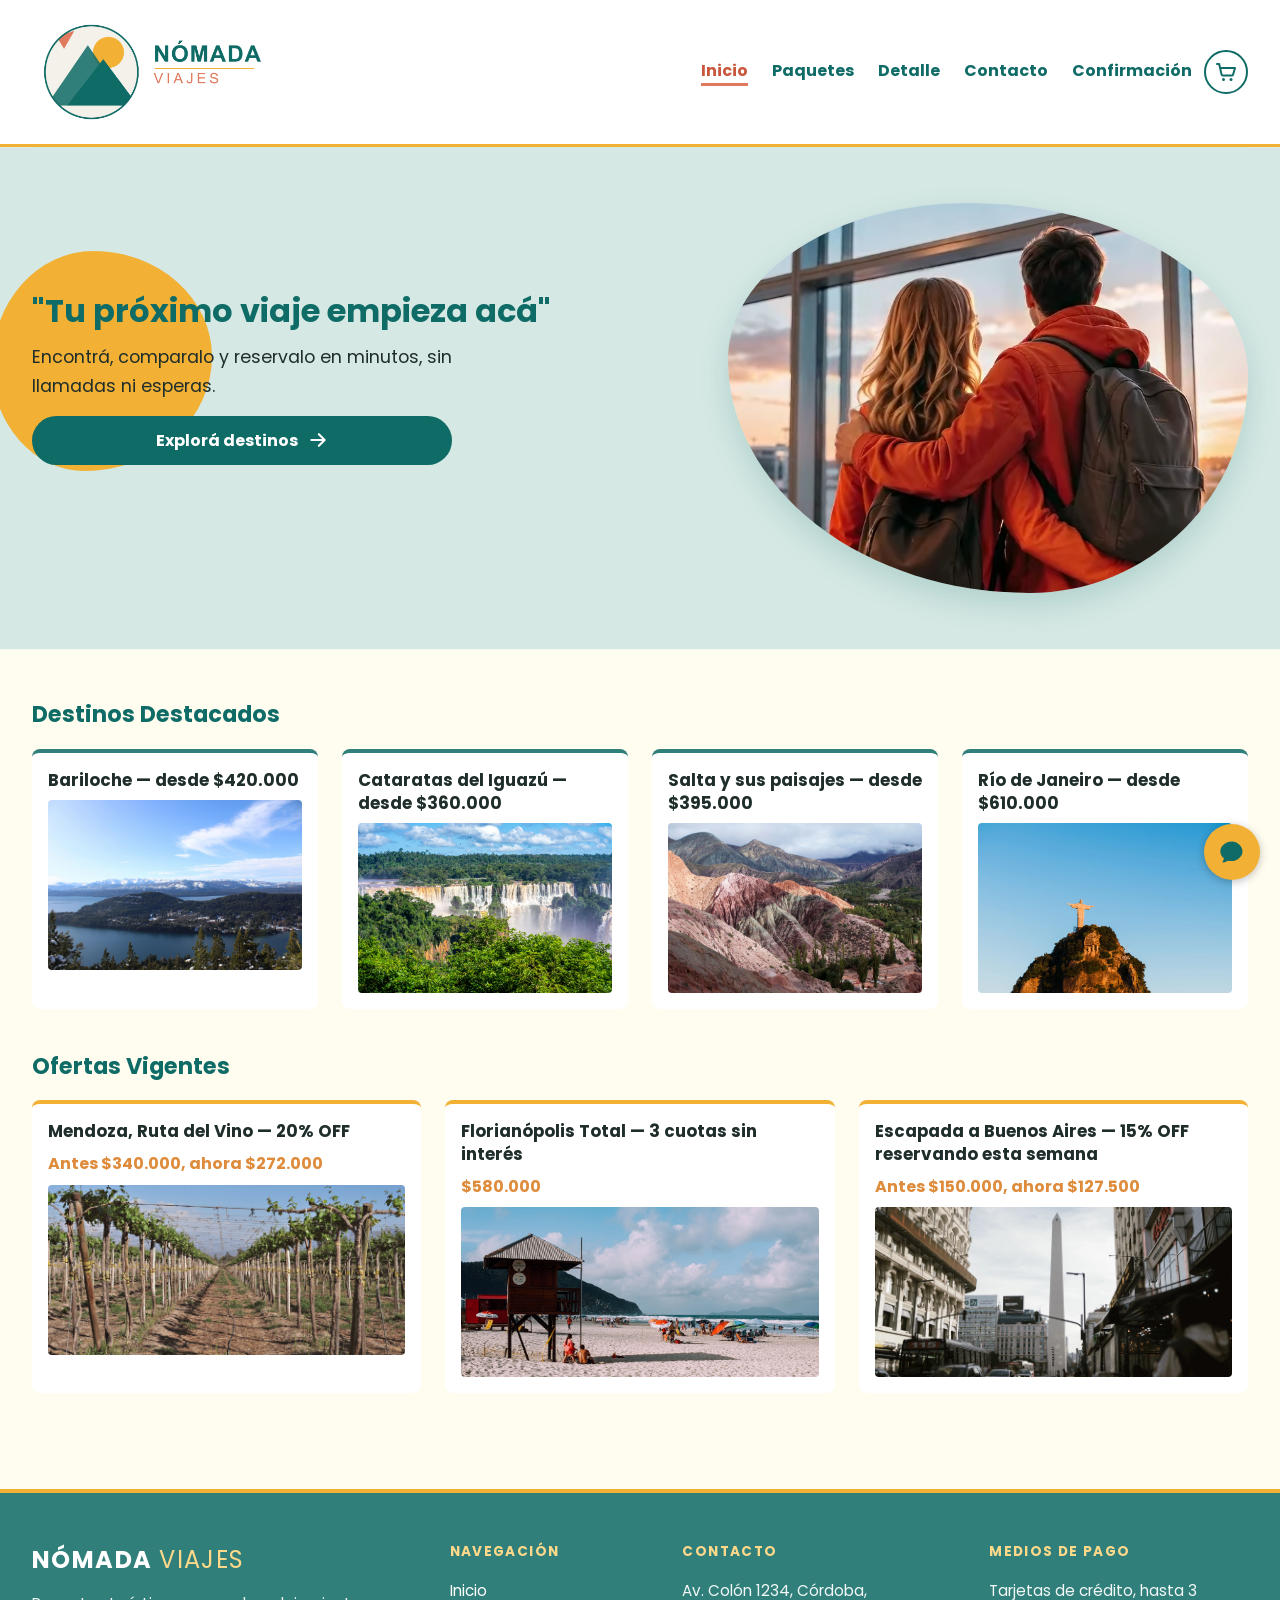
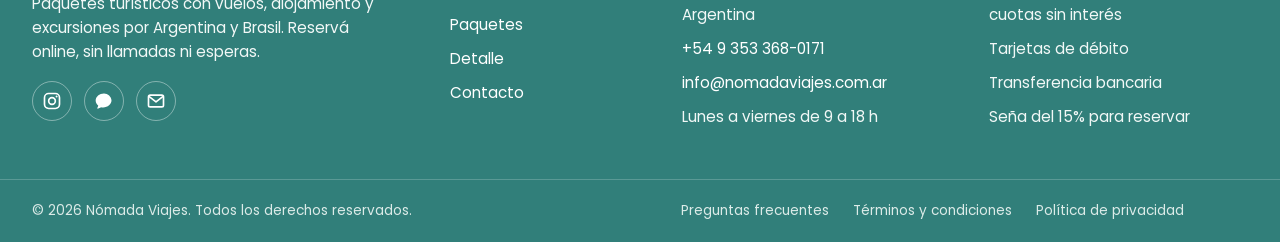
<file: estructura_html/src/index.html>
<!DOCTYPE html>
<html lang="es">

<head>
    <meta charset="UTF-8">
    <meta name="viewport" content="width=device-width, initial-scale=1.0">
    <title>Nomada Viajes</title>
    <link rel="icon" href="./recursos/imagenes/favicon.svg">
    <link rel="stylesheet" href="./recursos/estilos/index-global.css">
    <script type="module" src="./recursos/js/index.js"></script>
</head>

<body>
    <header class="encabezado-principal" id="encabezado-principal">
        <a href="./index.html" aria-label="Ir al inicio">
            <img src="./recursos/imagenes/logo_nomada.png" alt="logo empresa Nómada Viajes" width="450">
        </a>
        <nav class="vinculos">
            <a href="./index.html" aria-current="page">
                Inicio
            </a>
            <a href="./catalogo.html">
                Paquetes
            </a>
            <a href="./detalle.html">
                Detalle
            </a>
            <a href="./formulario.html">
                Contacto
            </a>
            <a href="./confirmacion.html">
                Confirmación
            </a>
        </nav>
        <div class="carrito-encabezado">
            <button type="button" class="boton-carrito" id="boton-carrito" aria-label="Carrito vacío"
                aria-expanded="false" aria-controls="panel-carrito">
                <svg viewBox="0 0 24 24" aria-hidden="true">
                    <path d="M3 4h2.2l2.3 10.4a1.5 1.5 0 0 0 1.5 1.2h8.6a1.5 1.5 0 0 0 1.5-1.1L21 8H6.1" fill="none"
                        stroke="currentColor" stroke-width="2" stroke-linecap="round" stroke-linejoin="round" />
                    <circle cx="9.5" cy="19.5" r="1.5" fill="currentColor" />
                    <circle cx="17" cy="19.5" r="1.5" fill="currentColor" />
                </svg>
                <span class="carrito-contador" id="carrito-contador" hidden>0</span>
            </button>
            <span class="carrito-resumen" id="carrito-resumen" hidden></span>
        </div>
        <button class="boton-abrir" id="boton-abrir" aria-label="Abrir menú" aria-expanded="false"></button>
        <button class="boton-cerrar" id="boton-cerrar" aria-label="Cerrar menú"></button>
        <section class="panel-carrito" id="panel-carrito" aria-label="Tu carrito" hidden>
            <h2>Tu carrito</h2>
            <ul class="carrito-items" id="carrito-items">
                <!-- Los paquetes del carrito se cargan dinámicamente desde carrito.js -->
            </ul>
            <p class="carrito-vacio" id="carrito-vacio">Tu carrito está vacío.</p>
            <div class="carrito-total" id="carrito-total" hidden>
                <p>Subtotal: <strong id="carrito-subtotal">$0</strong></p>
                <a href="./formulario.html" class="boton boton-secundario">
                    Continuar con la reserva
                </a>
                <button type="button" class="boton boton-contorno boton-chico" id="boton-vaciar">
                    Vaciar carrito
                </button>
            </div>
        </section>
    </header>
    <main class="contenido-principal contenido-inicio">
        <section class="presentacion presentacion-verde">
            <div class="presentacion-texto">
                <h1>"Tu próximo viaje empieza acá"</h1>
                <p>Encontrá, comparalo y reservalo en minutos, sin llamadas ni esperas.</p>              
                <a href="./catalogo.html" class="boton boton-destinos" id="boton-destinos">
                    Explorá destinos
                    <svg viewBox="0 0 24 24" aria-hidden="true">
                        <path d="M4 12h15M13 5l7 7-7 7" fill="none" stroke="currentColor" stroke-width="2.5"
                            stroke-linecap="round" stroke-linejoin="round" />
                    </svg>
                </a>
            </div>
            <div class="presentacion-foto">
                <div class="presentacion-video">
                    <video src="./recursos/videos/portada.webm" autoplay muted loop playsinline
                        aria-label="Pareja de viajeros abrazados mirando un avión despegar desde el aeropuerto"></video>
                </div>
            </div>
        </section>
        <section>
            <h2>Destinos Destacados</h2>
            <div class="grilla-destinos" id="contenedor-destinos">
                <article>
                    <a href="./detalle.html?id=bariloche" class="tarjeta-enlace">
                        <h3>Bariloche — desde $420.000</h3>
                        <img src="./recursos/imagenes/paquetes/bariloche.webp"
                            alt="Vista del lago Nahuel Huapi con cerros nevados, Bariloche">
                    </a>
                </article>
                <article>
                    <a href="./detalle.html?id=cataratas" class="tarjeta-enlace">
                        <h3>Cataratas del Iguazú — desde $360.000</h3>
                        <img src="./recursos/imagenes/paquetes/cataratas.webp"
                            alt="Cascada principal del Parque Nacional Iguazú" width="400">
                    </a>
                </article>
                <article>
                    <a href="./detalle.html?id=salta" class="tarjeta-enlace">
                        <h3>Salta y sus paisajes — desde $395.000</h3>
                        <img src="./recursos/imagenes/paquetes/salta.webp"
                            alt="Cerros multicolores de la Quebrada de Humahuaca, Salta" width="400">
                    </a>
                </article>
                <article>
                    <a href="./detalle.html?id=rio-de-janeiro" class="tarjeta-enlace">
                        <h3>Río de Janeiro — desde $610.000</h3>
                        <img src="./recursos/imagenes/paquetes/rio.webp" alt="Vista del Cristo Redentor en Río de Janeiro"
                            width="400">
                    </a>
                </article>
            </div>
        </section>
        <section>
            <h2>Ofertas Vigentes</h2>
            <div class="grilla-ofertas" id="contenedor-ofertas">
                <article>
                    <a href="./detalle.html?id=mendoza" class="tarjeta-enlace">
                        <h3>Mendoza, Ruta del Vino — 20% OFF</h3>
                        <p>Antes $340.000, ahora $272.000</p>
                        <img src="./recursos/imagenes/paquetes/mendoza.webp" alt="Viñedos en la Ruta del Vino, Mendoza"
                            width="400">
                    </a>
                </article>
                <article>
                    <a href="./detalle.html?id=florianopolis" class="tarjeta-enlace">
                        <h3>Florianópolis Total — 3 cuotas sin interés</h3>
                        <p> $580.000</p>
                        <img src="./recursos/imagenes/paquetes/florianopolis.webp" alt="Playa de Florianópolis, Brasil"
                            width="400">
                    </a>
                </article>
                <article>
                    <a href="./detalle.html?id=buenos-aires" class="tarjeta-enlace">
                        <h3>Escapada a Buenos Aires — 15% OFF reservando esta semana</h3>
                        <p>Antes $150.000, ahora $127.500</p>
                        <img src="./recursos/imagenes/paquetes/obelisco.webp"
                            alt="Avenida 9 de Julio y el Obelisco, Buenos Aires" width="400">
                    </a>
                </article>

            </div>
        </section>
    </main>
    <footer class="pie-principal">
        <div class="pie-contenido">
            <section class="pie-marca">
                <p class="pie-logo">Nómada <span>Viajes</span></p>
                <p>
                    Paquetes turísticos con vuelos, alojamiento y excursiones por Argentina y Brasil.
                    Reservá online, sin llamadas ni esperas.
                </p>
                <ul class="pie-redes">
                    <li>
                        <a href="https://instagram.com/nomadaviajes_ok" target="_blank" rel="noopener"
                            aria-label="Instagram de Nómada Viajes">
                            <svg viewBox="0 0 24 24" aria-hidden="true">
                                <rect x="3" y="3" width="18" height="18" rx="5" fill="none" stroke="currentColor"
                                    stroke-width="2" />
                                <circle cx="12" cy="12" r="4" fill="none" stroke="currentColor" stroke-width="2" />
                                <circle cx="17.5" cy="6.5" r="1.2" fill="currentColor" />
                            </svg>
                        </a>
                    </li>
                    <li>
                        <a href="https://wa.me/5493533680171" target="_blank" rel="noopener"
                            aria-label="WhatsApp de Nómada Viajes">
                            <svg viewBox="0 0 24 24" aria-hidden="true">
                                <path fill="currentColor"
                                    d="M12 3C6.48 3 2 6.94 2 11.5c0 2.34 1.16 4.44 3.06 5.94-.1.86-.42 2.02-1.31 3.2-.13.17-.02.42.2.42 1.9-.02 3.5-.9 4.4-1.55.83.2 1.72.3 2.65.3 5.52 0 10-3.94 10-8.31C21 6.94 16.52 3 12 3z" />
                            </svg>
                        </a>
                    </li>
                    <li>
                        <a href="mailto:info@nomadaviajes.com.ar" aria-label="Enviar un email a Nómada Viajes">
                            <svg viewBox="0 0 24 24" aria-hidden="true">
                                <rect x="3" y="5" width="18" height="14" rx="2" fill="none" stroke="currentColor"
                                    stroke-width="2" />
                                <path d="M3.5 6.5 12 13l8.5-6.5" fill="none" stroke="currentColor" stroke-width="2"
                                    stroke-linejoin="round" />
                            </svg>
                        </a>
                    </li>
                </ul>
            </section>

            <nav class="pie-columna" aria-label="Navegación del pie de página">
                <h2>Navegación</h2>
                <ul>
                    <li><a href="./index.html">Inicio</a></li>
                    <li><a href="./catalogo.html">Paquetes</a></li>
                    <li><a href="./detalle.html">Detalle</a></li>
                    <li><a href="./formulario.html">Contacto</a></li>
                </ul>
            </nav>

            <section class="pie-columna">
                <h2>Contacto</h2>
                <ul>
                    <li>Av. Colón 1234, Córdoba, Argentina</li>
                    <li><a href="tel:+5493533680171">+54 9 353 368-0171</a></li>
                    <li><a href="mailto:info@nomadaviajes.com.ar">info@nomadaviajes.com.ar</a></li>
                    <li>Lunes a viernes de 9 a 18 h</li>
                </ul>
            </section>

            <section class="pie-columna">
                <h2>Medios de pago</h2>
                <ul>
                    <li>Tarjetas de crédito, hasta 3 cuotas sin interés</li>
                    <li>Tarjetas de débito</li>
                    <li>Transferencia bancaria</li>
                    <li>Seña del 15% para reservar</li>
                </ul>
            </section>
        </div>

        <div class="pie-legal">
            <p>© 2026 Nómada Viajes. Todos los derechos reservados.</p>
            <ul>
                <li>Preguntas frecuentes</li>
                <li>Términos y condiciones</li>
                <li>Política de privacidad</li>
            </ul>
        </div>
    </footer>
    <a href="https://wa.me/5493533680171" class="boton-flotante" aria-label="Escribirme por WhatsApp" target="_blank"
        rel="noopener">
        <svg viewBox="0 0 24 24" aria-hidden="true">
            <path
                d="M12 3C6.48 3 2 6.94 2 11.5c0 2.34 1.16 4.44 3.06 5.94-.1.86-.42 2.02-1.31 3.2-.13.17-.02.42.2.42 1.9-.02 3.5-.9 4.4-1.55.83.2 1.72.3 2.65.3 5.52 0 10-3.94 10-8.31C21 6.94 16.52 3 12 3z" />
        </svg>
    </a>
</body>

</html>
</file>
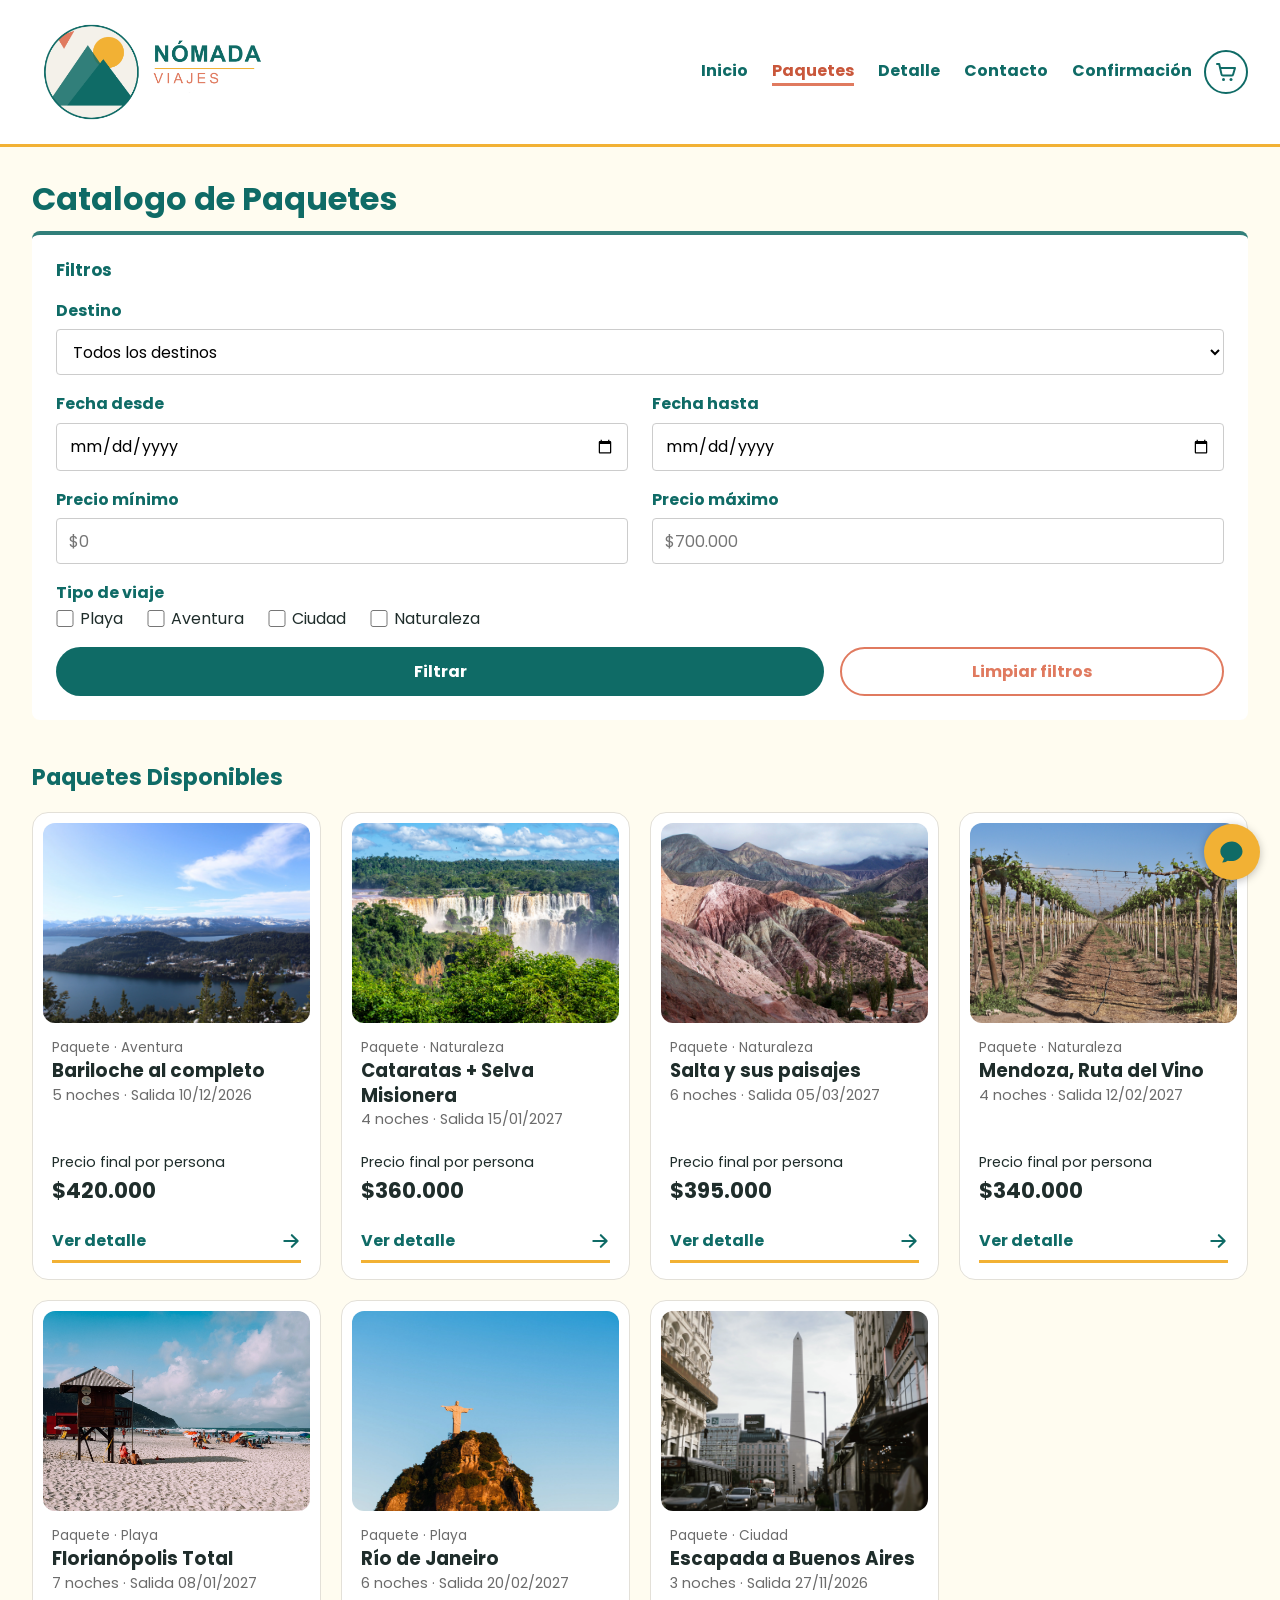
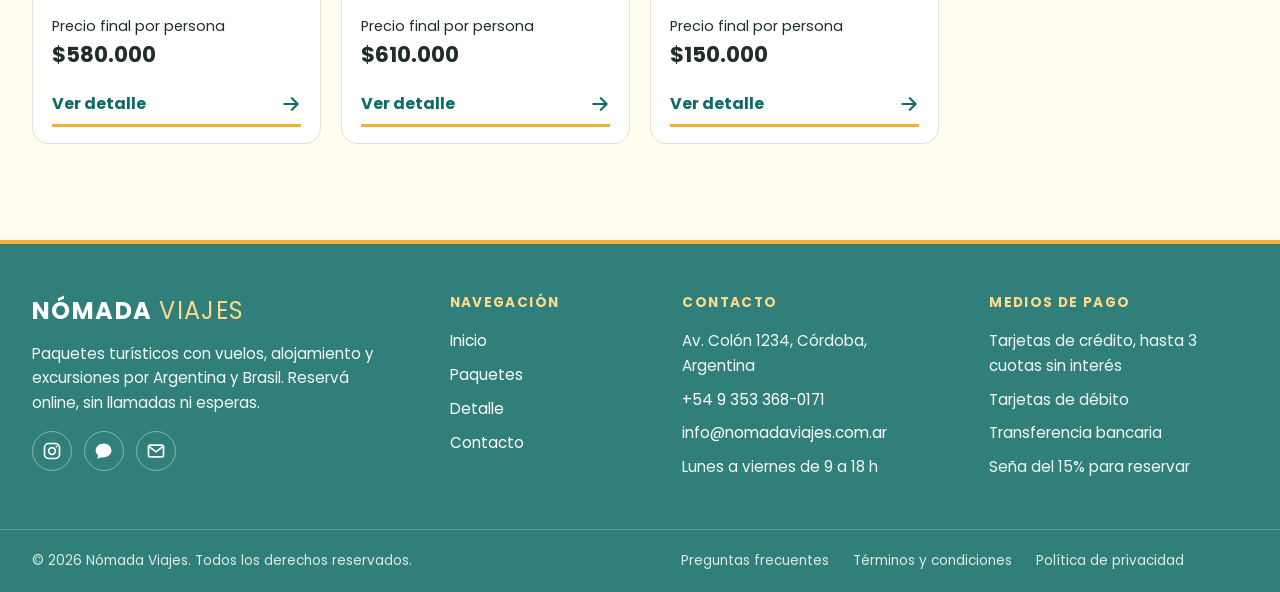
<file: estructura_html/src/catalogo.html>
<!DOCTYPE html>
<html lang="es">

<head>
    <meta charset="UTF-8">
    <meta name="viewport" content="width=device-width, initial-scale=1.0">
    <title>Nomada Viajes - Paquetes</title>
    <link rel="icon" href="./recursos/imagenes/favicon.svg">
    <link rel="stylesheet" href="./recursos/estilos/index-global.css">
    <link rel="stylesheet" href="./recursos/estilos/catalogo.css">
    <script type="module" src="./recursos/js/index.js"></script>
</head>

<body>
    <header class="encabezado-principal" id="encabezado-principal">
        <a href="./index.html" aria-label="Ir al inicio">
            <img src="./recursos/imagenes/logo_nomada.png" alt="logo empresa Nómada Viajes" width="450">
        </a>
        <nav class="vinculos">
            <a href="./index.html">
                Inicio
            </a>
            <a href="./catalogo.html" aria-current="page">
                Paquetes
            </a>
            <a href="./detalle.html">
                Detalle
            </a>
            <a href="./formulario.html">
                Contacto
            </a>
            <a href="./confirmacion.html">
                Confirmación
            </a>
        </nav>
        <div class="carrito-encabezado">
            <button type="button" class="boton-carrito" id="boton-carrito" aria-label="Carrito vacío"
                aria-expanded="false" aria-controls="panel-carrito">
                <svg viewBox="0 0 24 24" aria-hidden="true">
                    <path d="M3 4h2.2l2.3 10.4a1.5 1.5 0 0 0 1.5 1.2h8.6a1.5 1.5 0 0 0 1.5-1.1L21 8H6.1" fill="none"
                        stroke="currentColor" stroke-width="2" stroke-linecap="round" stroke-linejoin="round" />
                    <circle cx="9.5" cy="19.5" r="1.5" fill="currentColor" />
                    <circle cx="17" cy="19.5" r="1.5" fill="currentColor" />
                </svg>
                <span class="carrito-contador" id="carrito-contador" hidden>0</span>
            </button>
            <span class="carrito-resumen" id="carrito-resumen" hidden></span>
        </div>
        <button class="boton-abrir" id="boton-abrir" aria-label="Abrir menú" aria-expanded="false"></button>
        <button class="boton-cerrar" id="boton-cerrar" aria-label="Cerrar menú"></button>
        <section class="panel-carrito" id="panel-carrito" aria-label="Tu carrito" hidden>
            <h2>Tu carrito</h2>
            <ul class="carrito-items" id="carrito-items">
                <!-- Los paquetes del carrito se cargan dinámicamente desde carrito.js -->
            </ul>
            <p class="carrito-vacio" id="carrito-vacio">Tu carrito está vacío.</p>
            <div class="carrito-total" id="carrito-total" hidden>
                <p>Subtotal: <strong id="carrito-subtotal">$0</strong></p>
                <a href="./formulario.html" class="boton boton-secundario">
                    Continuar con la reserva
                </a>
                <button type="button" class="boton boton-contorno boton-chico" id="boton-vaciar">
                    Vaciar carrito
                </button>
            </div>
        </section>
    </header>
    <main class="contenido-principal">
        <h1>Catalogo de Paquetes</h1>
        <div class="contenedor-form">
            <form id="form-filtros" action="./catalogo.html" method="post">
                <h3>Filtros</h3>
                <div class="campo-completo">
                    <label for="id-destino">Destino</label>
                    <select name="destino" id="id-destino">
                        <option value="">Todos los destinos</option>
                        <option value="bariloche">Bariloche</option>
                        <option value="cataratas">Cataratas del Iguazú</option>
                        <option value="salta">Salta</option>
                        <option value="mendoza">Mendoza</option>
                        <option value="florianopolis">Florianópolis</option>
                        <option value="rio-de-janeiro">Río de Janeiro</option>
                        <option value="buenos-aires">Buenos Aires</option>
                    </select>
                </div>
                <div>
                    <label for="id-fecha-desde">Fecha desde</label>
                    <input type="date" name="fecha-desde" id="id-fecha-desde">
                </div>
                <div>
                    <label for="id-fecha-hasta">Fecha hasta</label>
                    <input type="date" name="fecha-hasta" id="id-fecha-hasta">
                </div>
                <div>
                    <label for="id-precio-min">Precio mínimo</label>
                    <input type="number" name="precio-min" id="id-precio-min" min="0" step="1000" placeholder="$0">
                </div>
                <div>
                    <label for="id-precio-max">Precio máximo</label>
                    <input type="number" name="precio-max" id="id-precio-max" min="0" step="1000"
                        placeholder="$700.000">
                </div>
                <fieldset class="campo-completo">
                    <legend>Tipo de viaje</legend>
                    <div class="opciones-tipo">
                        <label for="id-tipo-playa">
                            <input type="checkbox" name="tipo-viaje" id="id-tipo-playa" value="playa">
                            Playa
                        </label>
                        <label for="id-tipo-aventura">
                            <input type="checkbox" name="tipo-viaje" id="id-tipo-aventura" value="aventura">
                            Aventura
                        </label>
                        <label for="id-tipo-ciudad">
                            <input type="checkbox" name="tipo-viaje" id="id-tipo-ciudad" value="ciudad">
                            Ciudad
                        </label>
                        <label for="id-tipo-naturaleza">
                            <input type="checkbox" name="tipo-viaje" id="id-tipo-naturaleza" value="naturaleza">
                            Naturaleza
                        </label>
                    </div>
                </fieldset>
                <div class="acciones-filtro">
                    <button type="submit" class="boton">Filtrar</button>
                    <button type="reset" class="boton boton-contorno">Limpiar filtros</button>
                </div>
            </form>
        </div>

        <section>
            <h2>Paquetes Disponibles</h2>
            <div class="grilla-paquetes" id="contenedor-paquetes">
                <!-- Los paquetes se cargan dinámicamente mediante JavaScript (recursos/datos/paquetes.json, que se pide con fetch, + vistaCatalogo.js).
                 <article>
                    <h3>Bariloche al completo</h3>
                    <img src="./recursos/imagenes/paquetes/bariloche.webp"
                        alt="Vista del lago Nahuel Huapi con cerros nevados, Bariloche" width="400">

                    <ul>
                        <li>
                            5 noches
                        </li>
                        <li>
                            $420.000 por persona
                        </li>
                        <li>
                            <a href="./detalle.html">
                                Ver paquete
                            </a>
                        </li>
                    </ul>
                </article>
                <article>
                    <h3>Cataratas + Selva Misionera</h3>
                    <img src="./recursos/imagenes/paquetes/cataratas.webp"
                        alt="Cascada principal del Parque Nacional Iguazú" width="400">
                    <ul>
                        <li>
                            4 noches
                        </li>
                        <li>
                            $360.000 por persona
                        </li>
                        <li>
                            <a href="./detalle.html">
                                Ver paquete
                            </a>
                        </li>
                    </ul>
                </article>
                <article>
                    <h3>Salta y sus paisajes</h3>
                    <img src="./recursos/imagenes/paquetes/salta.webp"
                        alt="Cerros multicolores de la Quebrada de Humahuaca, Salta" width="400">
                    <ul>
                        <li>
                            6 noches
                        </li>
                        <li>
                            $395.000 por persona
                        </li>
                        <li>
                            <a href="./detalle.html">
                                Ver paquete
                            </a>
                        </li>
                    </ul>
                </article>
                -->
            </div>
        </section>
    </main>
    <footer class="pie-principal">
        <div class="pie-contenido">
            <section class="pie-marca">
                <p class="pie-logo">Nómada <span>Viajes</span></p>
                <p>
                    Paquetes turísticos con vuelos, alojamiento y excursiones por Argentina y Brasil.
                    Reservá online, sin llamadas ni esperas.
                </p>
                <ul class="pie-redes">
                    <li>
                        <a href="https://instagram.com/nomadaviajes_ok" target="_blank" rel="noopener"
                            aria-label="Instagram de Nómada Viajes">
                            <svg viewBox="0 0 24 24" aria-hidden="true">
                                <rect x="3" y="3" width="18" height="18" rx="5" fill="none" stroke="currentColor"
                                    stroke-width="2" />
                                <circle cx="12" cy="12" r="4" fill="none" stroke="currentColor" stroke-width="2" />
                                <circle cx="17.5" cy="6.5" r="1.2" fill="currentColor" />
                            </svg>
                        </a>
                    </li>
                    <li>
                        <a href="https://wa.me/5493533680171" target="_blank" rel="noopener"
                            aria-label="WhatsApp de Nómada Viajes">
                            <svg viewBox="0 0 24 24" aria-hidden="true">
                                <path fill="currentColor"
                                    d="M12 3C6.48 3 2 6.94 2 11.5c0 2.34 1.16 4.44 3.06 5.94-.1.86-.42 2.02-1.31 3.2-.13.17-.02.42.2.42 1.9-.02 3.5-.9 4.4-1.55.83.2 1.72.3 2.65.3 5.52 0 10-3.94 10-8.31C21 6.94 16.52 3 12 3z" />
                            </svg>
                        </a>
                    </li>
                    <li>
                        <a href="mailto:info@nomadaviajes.com.ar" aria-label="Enviar un email a Nómada Viajes">
                            <svg viewBox="0 0 24 24" aria-hidden="true">
                                <rect x="3" y="5" width="18" height="14" rx="2" fill="none" stroke="currentColor"
                                    stroke-width="2" />
                                <path d="M3.5 6.5 12 13l8.5-6.5" fill="none" stroke="currentColor" stroke-width="2"
                                    stroke-linejoin="round" />
                            </svg>
                        </a>
                    </li>
                </ul>
            </section>

            <nav class="pie-columna" aria-label="Navegación del pie de página">
                <h2>Navegación</h2>
                <ul>
                    <li><a href="./index.html">Inicio</a></li>
                    <li><a href="./catalogo.html">Paquetes</a></li>
                    <li><a href="./detalle.html">Detalle</a></li>
                    <li><a href="./formulario.html">Contacto</a></li>
                </ul>
            </nav>

            <section class="pie-columna">
                <h2>Contacto</h2>
                <ul>
                    <li>Av. Colón 1234, Córdoba, Argentina</li>
                    <li><a href="tel:+5493533680171">+54 9 353 368-0171</a></li>
                    <li><a href="mailto:info@nomadaviajes.com.ar">info@nomadaviajes.com.ar</a></li>
                    <li>Lunes a viernes de 9 a 18 h</li>
                </ul>
            </section>

            <section class="pie-columna">
                <h2>Medios de pago</h2>
                <ul>
                    <li>Tarjetas de crédito, hasta 3 cuotas sin interés</li>
                    <li>Tarjetas de débito</li>
                    <li>Transferencia bancaria</li>
                    <li>Seña del 15% para reservar</li>
                </ul>
            </section>
        </div>

        <div class="pie-legal">
            <p>© 2026 Nómada Viajes. Todos los derechos reservados.</p>
            <ul>
                <li>Preguntas frecuentes</li>
                <li>Términos y condiciones</li>
                <li>Política de privacidad</li>
            </ul>
        </div>
    </footer>
    <a href="https://wa.me/5493533680171" class="boton-flotante" aria-label="Escribirme por WhatsApp" target="_blank"
        rel="noopener">
        <svg viewBox="0 0 24 24" aria-hidden="true">
            <path
                d="M12 3C6.48 3 2 6.94 2 11.5c0 2.34 1.16 4.44 3.06 5.94-.1.86-.42 2.02-1.31 3.2-.13.17-.02.42.2.42 1.9-.02 3.5-.9 4.4-1.55.83.2 1.72.3 2.65.3 5.52 0 10-3.94 10-8.31C21 6.94 16.52 3 12 3z" />
        </svg>
    </a>
</body>

</html>
</file>
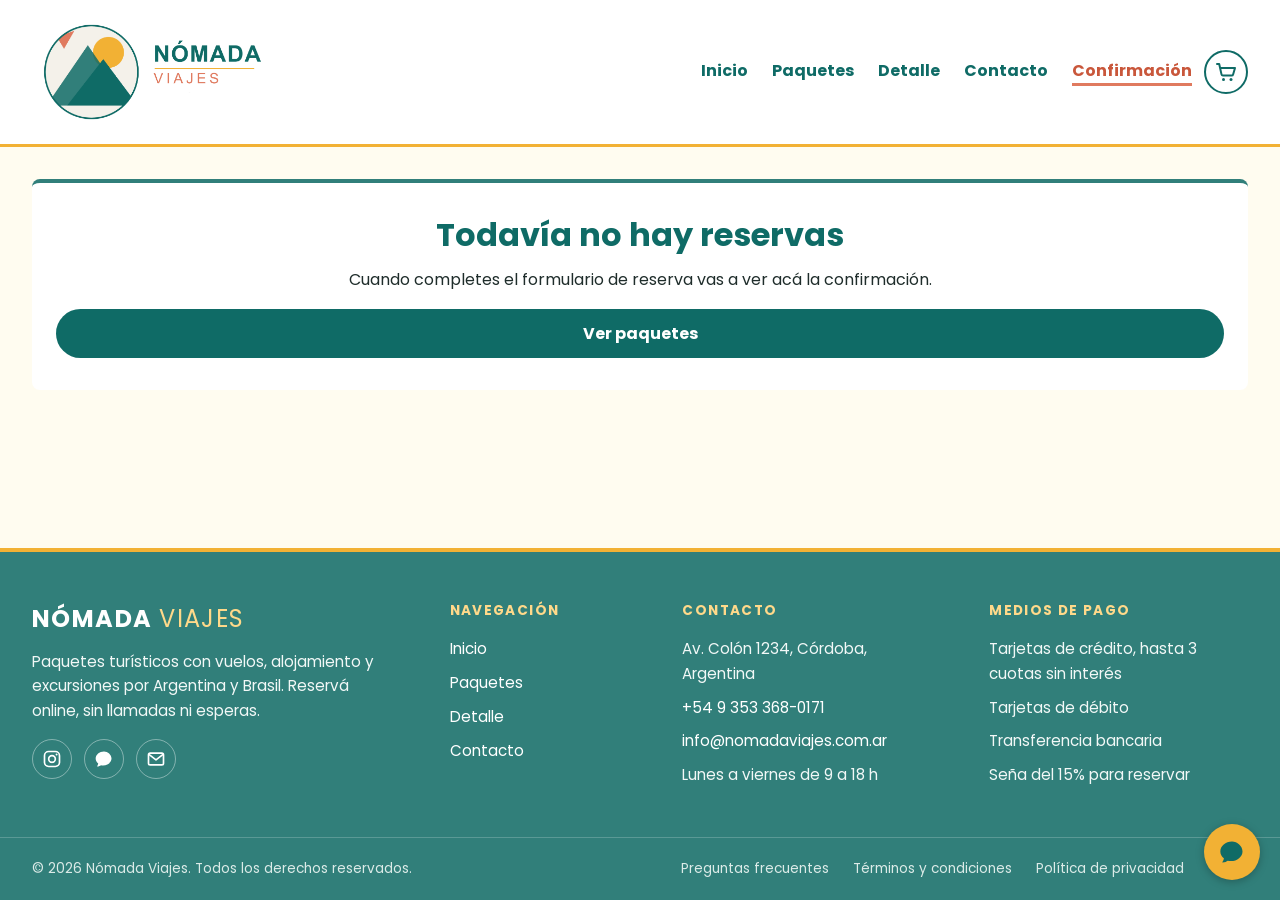
<file: estructura_html/src/confirmacion.html>
<!DOCTYPE html>
<html lang="es">

<head>
    <meta charset="UTF-8">
    <meta name="viewport" content="width=device-width, initial-scale=1.0">
    <title>Nómada Viajes - Confirmación</title>
    <link rel="icon" href="./recursos/imagenes/favicon.svg">
    <link rel="stylesheet" href="./recursos/estilos/index-global.css">
    <link rel="stylesheet" href="./recursos/estilos/confirmacion.css">
    <script type="module" src="./recursos/js/index.js"></script>
</head>

<body>
    <header class="encabezado-principal" id="encabezado-principal">
        <a href="./index.html" aria-label="Ir al inicio">
            <img src="./recursos/imagenes/logo_nomada.png" alt="logo empresa Nómada Viajes" width="450">
        </a>
        <nav class="vinculos">
            <a href="./index.html">
                Inicio
            </a>
            <a href="./catalogo.html">
                Paquetes
            </a>
            <a href="./detalle.html">
                Detalle
            </a>
            <a href="./formulario.html">
                Contacto
            </a>
            <a href="./confirmacion.html" aria-current="page">
                Confirmación
            </a>
        </nav>
        <div class="carrito-encabezado">
            <button type="button" class="boton-carrito" id="boton-carrito" aria-label="Carrito vacío"
                aria-expanded="false" aria-controls="panel-carrito">
                <svg viewBox="0 0 24 24" aria-hidden="true">
                    <path d="M3 4h2.2l2.3 10.4a1.5 1.5 0 0 0 1.5 1.2h8.6a1.5 1.5 0 0 0 1.5-1.1L21 8H6.1" fill="none"
                        stroke="currentColor" stroke-width="2" stroke-linecap="round" stroke-linejoin="round" />
                    <circle cx="9.5" cy="19.5" r="1.5" fill="currentColor" />
                    <circle cx="17" cy="19.5" r="1.5" fill="currentColor" />
                </svg>
                <span class="carrito-contador" id="carrito-contador" hidden>0</span>
            </button>
            <span class="carrito-resumen" id="carrito-resumen" hidden></span>
        </div>
        <button class="boton-abrir" id="boton-abrir" aria-label="Abrir menú" aria-expanded="false"></button>
        <button class="boton-cerrar" id="boton-cerrar" aria-label="Cerrar menú"></button>
        <section class="panel-carrito" id="panel-carrito" aria-label="Tu carrito" hidden>
            <h2>Tu carrito</h2>
            <ul class="carrito-items" id="carrito-items">
                <!-- Los paquetes del carrito se cargan dinámicamente desde carrito.js -->
            </ul>
            <p class="carrito-vacio" id="carrito-vacio">Tu carrito está vacío.</p>
            <div class="carrito-total" id="carrito-total" hidden>
                <p>Subtotal: <strong id="carrito-subtotal">$0</strong></p>
                <a href="./formulario.html" class="boton boton-secundario">
                    Continuar con la reserva
                </a>
                <button type="button" class="boton boton-contorno boton-chico" id="boton-vaciar">
                    Vaciar carrito
                </button>
            </div>
        </section>
    </header>
    <main class="contenido-principal">
        <!-- La notificación se arma con JavaScript (reserva.js) a partir de la última reserva guardada
             en localStorage: número, paquetes, total, seña y enlace a WhatsApp -->
        <section class="confirmacion-reserva" id="resumen-reserva" aria-live="polite">
            <p>Cargando tu reserva...</p>
        </section>
    </main>
    <footer class="pie-principal">
        <div class="pie-contenido">
            <section class="pie-marca">
                <p class="pie-logo">Nómada <span>Viajes</span></p>
                <p>
                    Paquetes turísticos con vuelos, alojamiento y excursiones por Argentina y Brasil.
                    Reservá online, sin llamadas ni esperas.
                </p>
                <ul class="pie-redes">
                    <li>
                        <a href="https://instagram.com/nomadaviajes_ok" target="_blank" rel="noopener"
                            aria-label="Instagram de Nómada Viajes">
                            <svg viewBox="0 0 24 24" aria-hidden="true">
                                <rect x="3" y="3" width="18" height="18" rx="5" fill="none" stroke="currentColor"
                                    stroke-width="2" />
                                <circle cx="12" cy="12" r="4" fill="none" stroke="currentColor" stroke-width="2" />
                                <circle cx="17.5" cy="6.5" r="1.2" fill="currentColor" />
                            </svg>
                        </a>
                    </li>
                    <li>
                        <a href="https://wa.me/5493533680171" target="_blank" rel="noopener"
                            aria-label="WhatsApp de Nómada Viajes">
                            <svg viewBox="0 0 24 24" aria-hidden="true">
                                <path fill="currentColor"
                                    d="M12 3C6.48 3 2 6.94 2 11.5c0 2.34 1.16 4.44 3.06 5.94-.1.86-.42 2.02-1.31 3.2-.13.17-.02.42.2.42 1.9-.02 3.5-.9 4.4-1.55.83.2 1.72.3 2.65.3 5.52 0 10-3.94 10-8.31C21 6.94 16.52 3 12 3z" />
                            </svg>
                        </a>
                    </li>
                    <li>
                        <a href="mailto:info@nomadaviajes.com.ar" aria-label="Enviar un email a Nómada Viajes">
                            <svg viewBox="0 0 24 24" aria-hidden="true">
                                <rect x="3" y="5" width="18" height="14" rx="2" fill="none" stroke="currentColor"
                                    stroke-width="2" />
                                <path d="M3.5 6.5 12 13l8.5-6.5" fill="none" stroke="currentColor" stroke-width="2"
                                    stroke-linejoin="round" />
                            </svg>
                        </a>
                    </li>
                </ul>
            </section>

            <nav class="pie-columna" aria-label="Navegación del pie de página">
                <h2>Navegación</h2>
                <ul>
                    <li><a href="./index.html">Inicio</a></li>
                    <li><a href="./catalogo.html">Paquetes</a></li>
                    <li><a href="./detalle.html">Detalle</a></li>
                    <li><a href="./formulario.html">Contacto</a></li>
                </ul>
            </nav>

            <section class="pie-columna">
                <h2>Contacto</h2>
                <ul>
                    <li>Av. Colón 1234, Córdoba, Argentina</li>
                    <li><a href="tel:+5493533680171">+54 9 353 368-0171</a></li>
                    <li><a href="mailto:info@nomadaviajes.com.ar">info@nomadaviajes.com.ar</a></li>
                    <li>Lunes a viernes de 9 a 18 h</li>
                </ul>
            </section>

            <section class="pie-columna">
                <h2>Medios de pago</h2>
                <ul>
                    <li>Tarjetas de crédito, hasta 3 cuotas sin interés</li>
                    <li>Tarjetas de débito</li>
                    <li>Transferencia bancaria</li>
                    <li>Seña del 15% para reservar</li>
                </ul>
            </section>
        </div>

        <div class="pie-legal">
            <p>© 2026 Nómada Viajes. Todos los derechos reservados.</p>
            <ul>
                <li>Preguntas frecuentes</li>
                <li>Términos y condiciones</li>
                <li>Política de privacidad</li>
            </ul>
        </div>
    </footer>
    <a href="https://wa.me/5493533680171" class="boton-flotante" aria-label="Escribirme por WhatsApp" target="_blank"
        rel="noopener">
        <svg viewBox="0 0 24 24" aria-hidden="true">
            <path
                d="M12 3C6.48 3 2 6.94 2 11.5c0 2.34 1.16 4.44 3.06 5.94-.1.86-.42 2.02-1.31 3.2-.13.17-.02.42.2.42 1.9-.02 3.5-.9 4.4-1.55.83.2 1.72.3 2.65.3 5.52 0 10-3.94 10-8.31C21 6.94 16.52 3 12 3z" />
        </svg>
    </a>
</body>

</html>
</file>
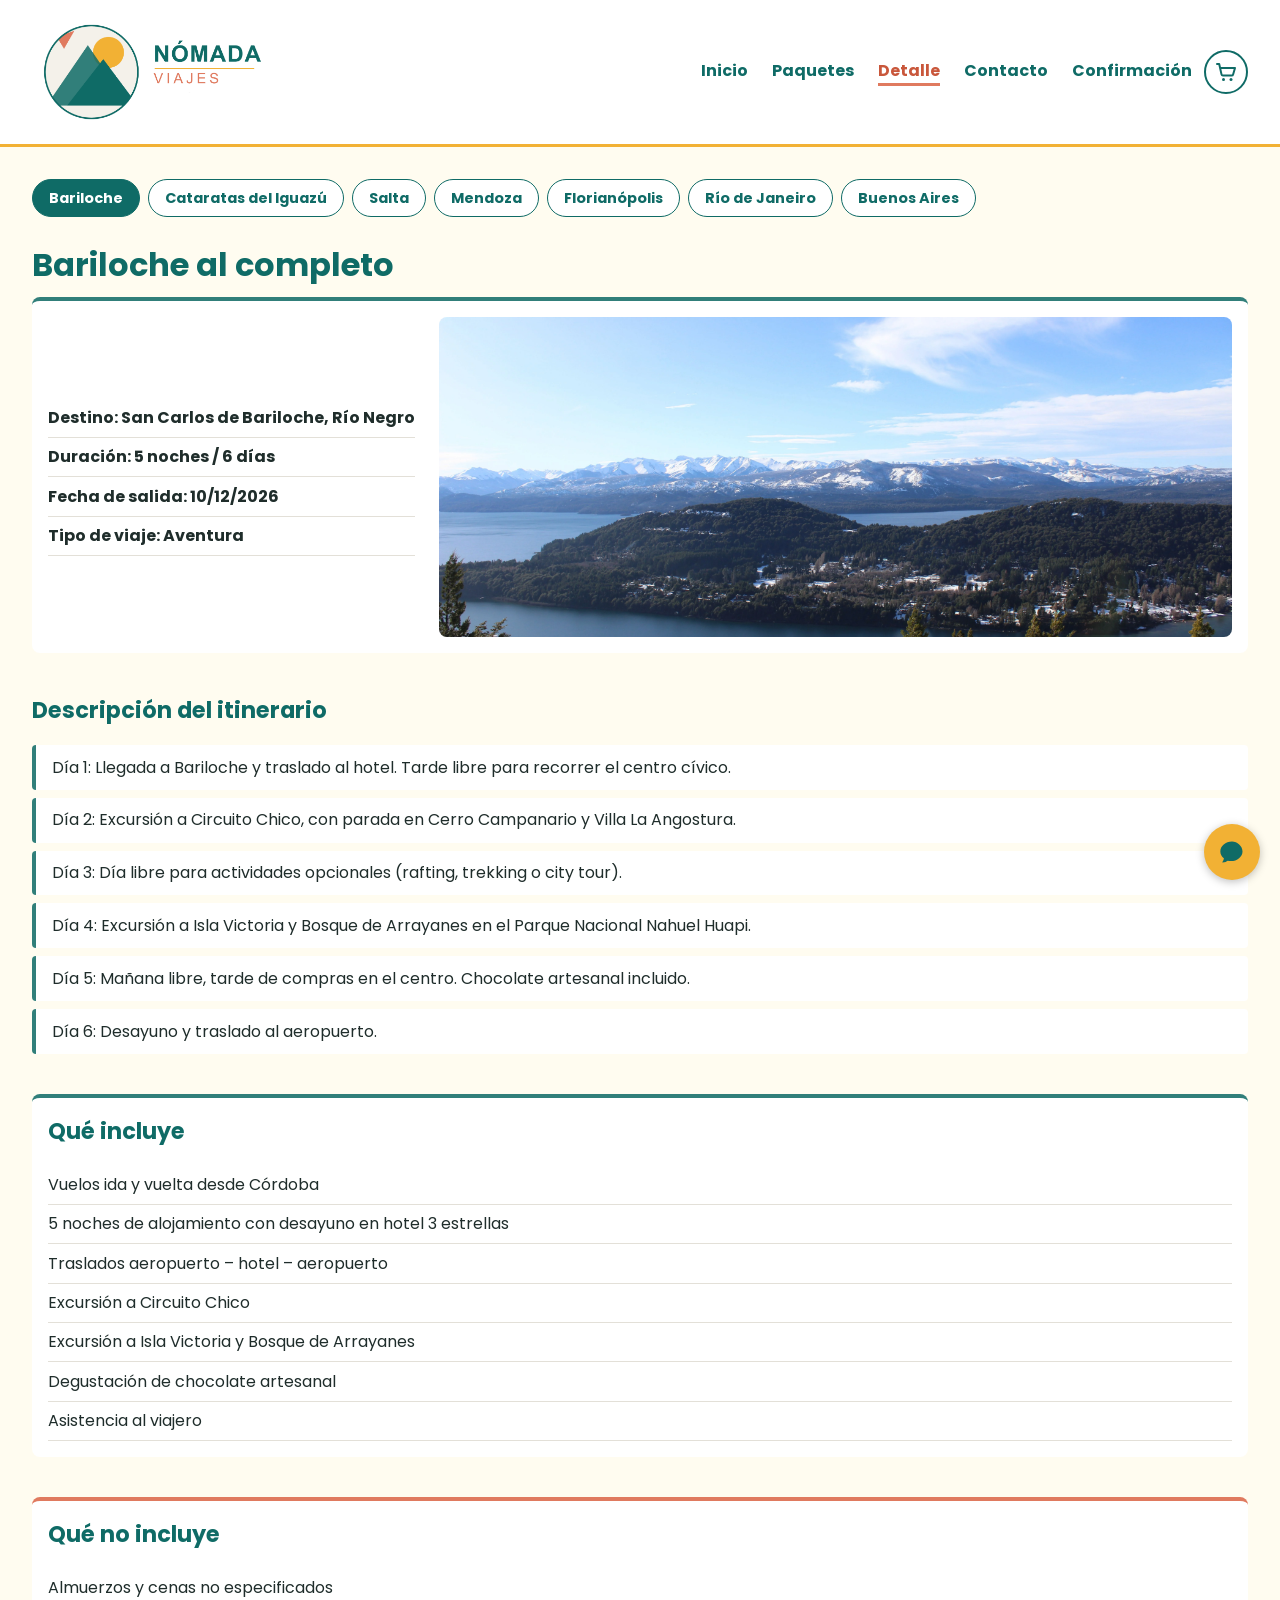
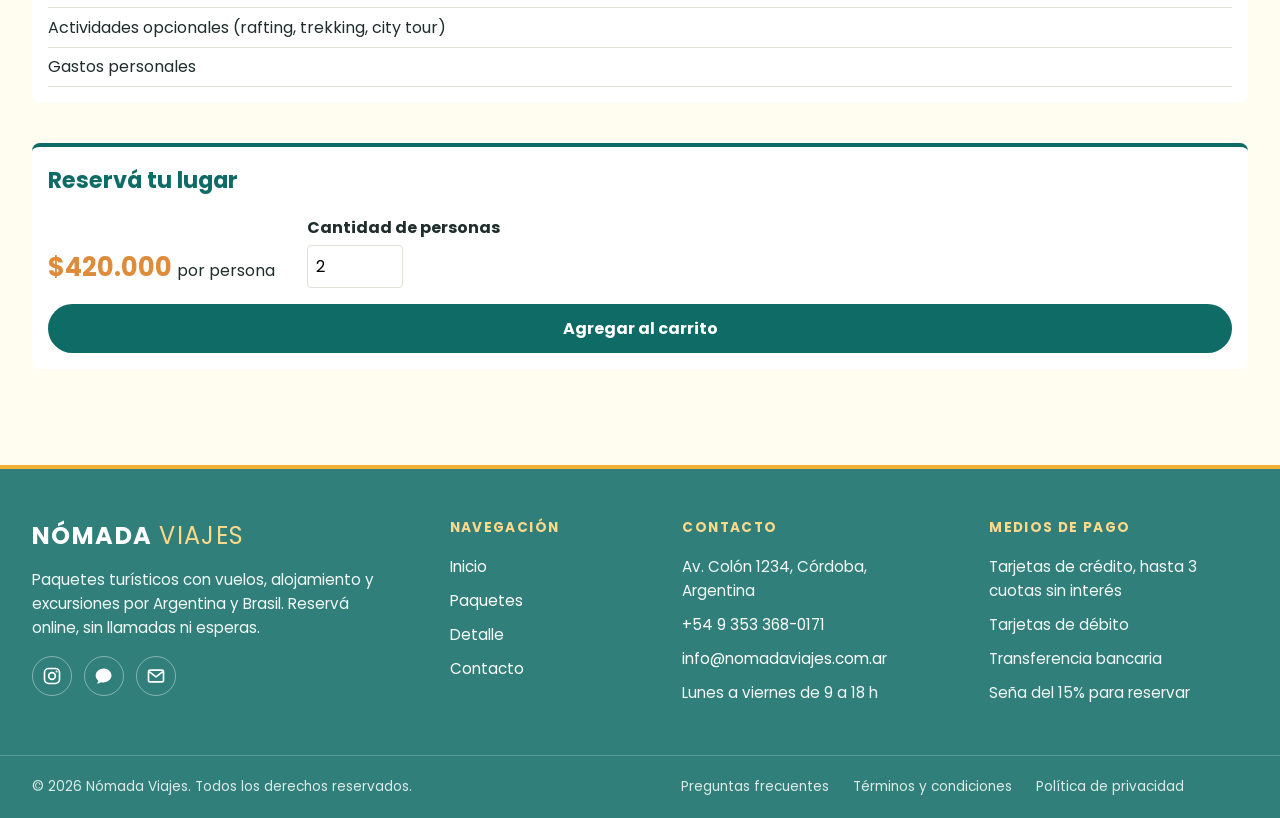
<file: estructura_html/src/detalle.html>
<!DOCTYPE html>
<html lang="es">

<head>
    <meta charset="UTF-8">
    <meta name="viewport" content="width=device-width, initial-scale=1.0">
    <title>Nomada Viajes - Detalle</title>
    <link rel="icon" href="./recursos/imagenes/favicon.svg">
    <link rel="stylesheet" href="./recursos/estilos/index-global.css">
    <link rel="stylesheet" href="./recursos/estilos/detalle.css">
    <script type="module" src="./recursos/js/index.js"></script>
</head>

<body>
    <header class="encabezado-principal" id="encabezado-principal">
        <a href="./index.html" aria-label="Ir al inicio">
            <img src="./recursos/imagenes/logo_nomada.png" alt="logo empresa Nómada Viajes" width="450">
        </a>
        <nav class="vinculos">
            <a href="./index.html">
                Inicio
            </a>
            <a href="./catalogo.html">
                Paquetes
            </a>
            <a href="./detalle.html" aria-current="page">
                Detalle
            </a>
            <a href="./formulario.html">
                Contacto
            </a>
            <a href="./confirmacion.html">
                Confirmación
            </a>
        </nav>
        <div class="carrito-encabezado">
            <button type="button" class="boton-carrito" id="boton-carrito" aria-label="Carrito vacío"
                aria-expanded="false" aria-controls="panel-carrito">
                <svg viewBox="0 0 24 24" aria-hidden="true">
                    <path d="M3 4h2.2l2.3 10.4a1.5 1.5 0 0 0 1.5 1.2h8.6a1.5 1.5 0 0 0 1.5-1.1L21 8H6.1" fill="none"
                        stroke="currentColor" stroke-width="2" stroke-linecap="round" stroke-linejoin="round" />
                    <circle cx="9.5" cy="19.5" r="1.5" fill="currentColor" />
                    <circle cx="17" cy="19.5" r="1.5" fill="currentColor" />
                </svg>
                <span class="carrito-contador" id="carrito-contador" hidden>0</span>
            </button>
            <span class="carrito-resumen" id="carrito-resumen" hidden></span>
        </div>
        <button class="boton-abrir" id="boton-abrir" aria-label="Abrir menú" aria-expanded="false"></button>
        <button class="boton-cerrar" id="boton-cerrar" aria-label="Cerrar menú"></button>
        <section class="panel-carrito" id="panel-carrito" aria-label="Tu carrito" hidden>
            <h2>Tu carrito</h2>
            <ul class="carrito-items" id="carrito-items">
                <!-- Los paquetes del carrito se cargan dinámicamente desde carrito.js -->
            </ul>
            <p class="carrito-vacio" id="carrito-vacio">Tu carrito está vacío.</p>
            <div class="carrito-total" id="carrito-total" hidden>
                <p>Subtotal: <strong id="carrito-subtotal">$0</strong></p>
                <a href="./formulario.html" class="boton boton-secundario">
                    Continuar con la reserva
                </a>
                <button type="button" class="boton boton-contorno boton-chico" id="boton-vaciar">
                    Vaciar carrito
                </button>
            </div>
        </section>
    </header>
    <main class="contenido-principal">
        <!-- El detalle se arma con JavaScript según el destino elegido (detalle.html?id=bariloche):
             recursos/datos/paquetes.json (datos base) + recursos/datos/detalleViajes.json (itinerario, incluye, no incluye),
             que se piden con fetch, + vistaDetalle.js (dibujo).
             Arriba se muestra un selector para pasar de un destino a otro sin volver al catálogo. -->
        <div id="contenedor-detalle">
            <p>Cargando paquete...</p>
        </div>
    </main>
    <footer class="pie-principal">
        <div class="pie-contenido">
            <section class="pie-marca">
                <p class="pie-logo">Nómada <span>Viajes</span></p>
                <p>
                    Paquetes turísticos con vuelos, alojamiento y excursiones por Argentina y Brasil.
                    Reservá online, sin llamadas ni esperas.
                </p>
                <ul class="pie-redes">
                    <li>
                        <a href="https://instagram.com/nomadaviajes_ok" target="_blank" rel="noopener"
                            aria-label="Instagram de Nómada Viajes">
                            <svg viewBox="0 0 24 24" aria-hidden="true">
                                <rect x="3" y="3" width="18" height="18" rx="5" fill="none" stroke="currentColor"
                                    stroke-width="2" />
                                <circle cx="12" cy="12" r="4" fill="none" stroke="currentColor" stroke-width="2" />
                                <circle cx="17.5" cy="6.5" r="1.2" fill="currentColor" />
                            </svg>
                        </a>
                    </li>
                    <li>
                        <a href="https://wa.me/5493533680171" target="_blank" rel="noopener"
                            aria-label="WhatsApp de Nómada Viajes">
                            <svg viewBox="0 0 24 24" aria-hidden="true">
                                <path fill="currentColor"
                                    d="M12 3C6.48 3 2 6.94 2 11.5c0 2.34 1.16 4.44 3.06 5.94-.1.86-.42 2.02-1.31 3.2-.13.17-.02.42.2.42 1.9-.02 3.5-.9 4.4-1.55.83.2 1.72.3 2.65.3 5.52 0 10-3.94 10-8.31C21 6.94 16.52 3 12 3z" />
                            </svg>
                        </a>
                    </li>
                    <li>
                        <a href="mailto:info@nomadaviajes.com.ar" aria-label="Enviar un email a Nómada Viajes">
                            <svg viewBox="0 0 24 24" aria-hidden="true">
                                <rect x="3" y="5" width="18" height="14" rx="2" fill="none" stroke="currentColor"
                                    stroke-width="2" />
                                <path d="M3.5 6.5 12 13l8.5-6.5" fill="none" stroke="currentColor" stroke-width="2"
                                    stroke-linejoin="round" />
                            </svg>
                        </a>
                    </li>
                </ul>
            </section>

            <nav class="pie-columna" aria-label="Navegación del pie de página">
                <h2>Navegación</h2>
                <ul>
                    <li><a href="./index.html">Inicio</a></li>
                    <li><a href="./catalogo.html">Paquetes</a></li>
                    <li><a href="./detalle.html">Detalle</a></li>
                    <li><a href="./formulario.html">Contacto</a></li>
                </ul>
            </nav>

            <section class="pie-columna">
                <h2>Contacto</h2>
                <ul>
                    <li>Av. Colón 1234, Córdoba, Argentina</li>
                    <li><a href="tel:+5493533680171">+54 9 353 368-0171</a></li>
                    <li><a href="mailto:info@nomadaviajes.com.ar">info@nomadaviajes.com.ar</a></li>
                    <li>Lunes a viernes de 9 a 18 h</li>
                </ul>
            </section>

            <section class="pie-columna">
                <h2>Medios de pago</h2>
                <ul>
                    <li>Tarjetas de crédito, hasta 3 cuotas sin interés</li>
                    <li>Tarjetas de débito</li>
                    <li>Transferencia bancaria</li>
                    <li>Seña del 15% para reservar</li>
                </ul>
            </section>
        </div>

        <div class="pie-legal">
            <p>© 2026 Nómada Viajes. Todos los derechos reservados.</p>
            <ul>
                <li>Preguntas frecuentes</li>
                <li>Términos y condiciones</li>
                <li>Política de privacidad</li>
            </ul>
        </div>
    </footer>
    <a href="https://wa.me/5493533680171" class="boton-flotante" aria-label="Escribirme por WhatsApp" target="_blank"
        rel="noopener">
        <svg viewBox="0 0 24 24" aria-hidden="true">
            <path
                d="M12 3C6.48 3 2 6.94 2 11.5c0 2.34 1.16 4.44 3.06 5.94-.1.86-.42 2.02-1.31 3.2-.13.17-.02.42.2.42 1.9-.02 3.5-.9 4.4-1.55.83.2 1.72.3 2.65.3 5.52 0 10-3.94 10-8.31C21 6.94 16.52 3 12 3z" />
        </svg>
    </a>
</body>
</html>
</file>
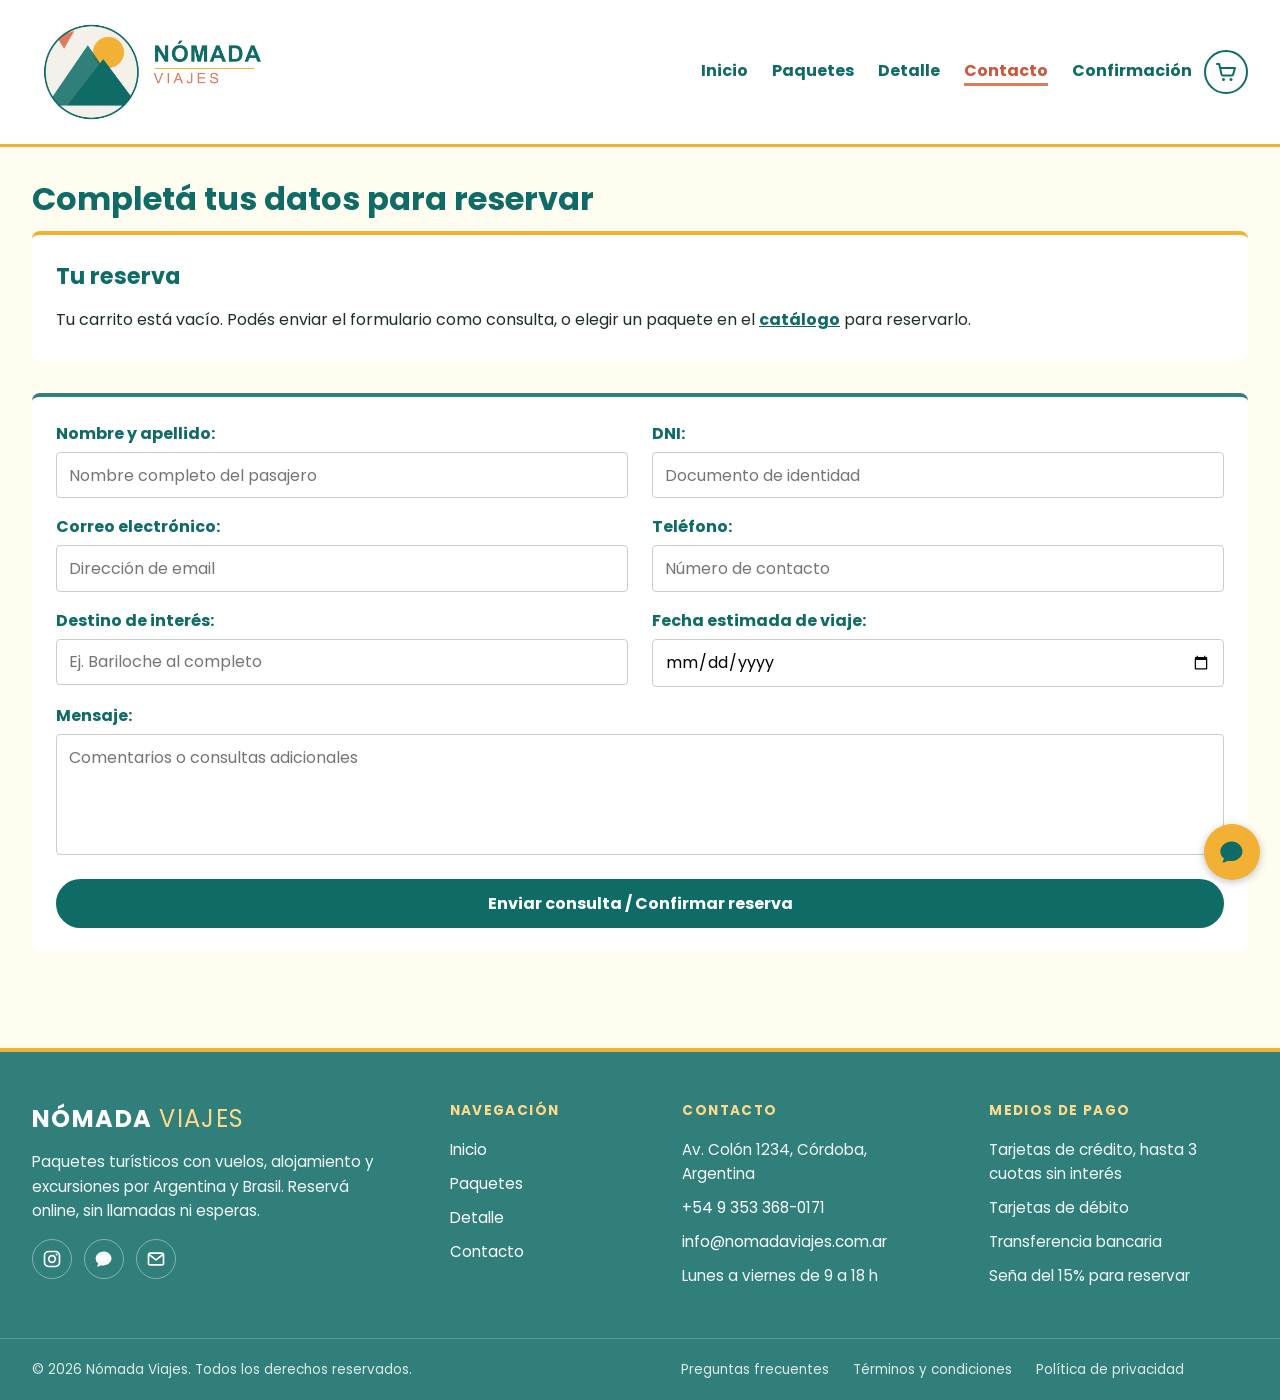
<file: estructura_html/src/formulario.html>
<!DOCTYPE html>
<html lang="es">

<head>
    <meta charset="UTF-8">
    <meta name="viewport" content="width=device-width, initial-scale=1.0">
    <title>Nómada Viajes - Contacto y Reserva</title>
    <link rel="icon" href="./recursos/imagenes/favicon.svg">
    <link rel="stylesheet" href="./recursos/estilos/index-global.css">
    <link rel="stylesheet" href="./recursos/estilos/formulario.css">
    <script type="module" src="./recursos/js/index.js"></script>
</head>

<body>
    <header class="encabezado-principal" id="encabezado-principal">
        <a href="./index.html" aria-label="Ir al inicio">
            <img src="./recursos/imagenes/logo_nomada.png" alt="logo empresa Nómada Viajes" width="450">
        </a>
        <nav class="vinculos">
            <a href="./index.html">
                Inicio
            </a>
            <a href="./catalogo.html">
                Paquetes
            </a>
            <a href="./detalle.html">
                Detalle
            </a>
            <a href="./formulario.html" aria-current="page">
                Contacto
            </a>
            <a href="./confirmacion.html">
                Confirmación
            </a>
        </nav>
        <div class="carrito-encabezado">
            <button type="button" class="boton-carrito" id="boton-carrito" aria-label="Carrito vacío"
                aria-expanded="false" aria-controls="panel-carrito">
                <svg viewBox="0 0 24 24" aria-hidden="true">
                    <path d="M3 4h2.2l2.3 10.4a1.5 1.5 0 0 0 1.5 1.2h8.6a1.5 1.5 0 0 0 1.5-1.1L21 8H6.1" fill="none"
                        stroke="currentColor" stroke-width="2" stroke-linecap="round" stroke-linejoin="round" />
                    <circle cx="9.5" cy="19.5" r="1.5" fill="currentColor" />
                    <circle cx="17" cy="19.5" r="1.5" fill="currentColor" />
                </svg>
                <span class="carrito-contador" id="carrito-contador" hidden>0</span>
            </button>
            <span class="carrito-resumen" id="carrito-resumen" hidden></span>
        </div>
        <button class="boton-abrir" id="boton-abrir" aria-label="Abrir menú" aria-expanded="false"></button>
        <button class="boton-cerrar" id="boton-cerrar" aria-label="Cerrar menú"></button>
        <section class="panel-carrito" id="panel-carrito" aria-label="Tu carrito" hidden>
            <h2>Tu carrito</h2>
            <ul class="carrito-items" id="carrito-items">
                <!-- Los paquetes del carrito se cargan dinámicamente desde carrito.js -->
            </ul>
            <p class="carrito-vacio" id="carrito-vacio">Tu carrito está vacío.</p>
            <div class="carrito-total" id="carrito-total" hidden>
                <p>Subtotal: <strong id="carrito-subtotal">$0</strong></p>
                <a href="./formulario.html" class="boton boton-secundario">
                    Continuar con la reserva
                </a>
                <button type="button" class="boton boton-contorno boton-chico" id="boton-vaciar">
                    Vaciar carrito
                </button>
            </div>
        </section>
    </header>
    <main class="contenido-principal">
        <section>
            <h1>Completá tus datos para reservar</h1>
            <!-- Resumen de los paquetes del carrito: lo completa reserva.js -->
            <section class="resumen-pedido" id="resumen-pedido" aria-live="polite">
                <h2>Tu reserva</h2>
            </section>
            <div class="contenedor-form">
                <form action="confirmacion.html" method="post" id="form-reserva">
                    <div>
                        <label for="nombre">Nombre y apellido:</label>
                        <input type="text" id="nombre" name="nombre" placeholder="Nombre completo del pasajero"
                            required minlength="3" maxlength="60" autocomplete="name">
                    </div>

                    <div>
                        <label for="dni">DNI:</label>
                        <input type="text" id="dni" name="dni" placeholder="Documento de identidad" required
                            inputmode="numeric" pattern="[0-9.]{7,10}" maxlength="10">
                    </div>

                    <div>
                        <label for="email">Correo electrónico:</label>
                        <input type="email" id="email" name="email" placeholder="Dirección de email" required
                            maxlength="80" autocomplete="email">
                    </div>

                    <div>
                        <label for="telefono">Teléfono:</label>
                        <input type="tel" id="telefono" name="telefono" placeholder="Número de contacto" required
                            minlength="8" maxlength="20" autocomplete="tel">
                    </div>

                    <div>
                        <label for="destino">Destino de interés:</label>
                        <input type="text" id="destino" name="destino" placeholder="Ej. Bariloche al completo"
                            maxlength="150">
                    </div>

                    <div>
                        <label for="fecha">Fecha estimada de viaje:</label>
                        <input type="date" id="fecha" name="fecha">
                    </div>

                    <div class="campo-completo">
                        <label for="mensaje">Mensaje:</label>
                        <textarea id="mensaje" name="mensaje" rows="4" maxlength="500"
                            placeholder="Comentarios o consultas adicionales"></textarea>
                    </div>

                    <!-- Aviso general cuando hay campos con error (lo completa formulario.js) -->
                    <p class="mensaje-formulario campo-completo" id="mensaje-formulario" role="alert"></p>

                    <button type="submit" class="boton">Enviar consulta / Confirmar reserva</button>
                </form>
            </div>
        </section>
    </main>
    <footer class="pie-principal">
        <div class="pie-contenido">
            <section class="pie-marca">
                <p class="pie-logo">Nómada <span>Viajes</span></p>
                <p>
                    Paquetes turísticos con vuelos, alojamiento y excursiones por Argentina y Brasil.
                    Reservá online, sin llamadas ni esperas.
                </p>
                <ul class="pie-redes">
                    <li>
                        <a href="https://instagram.com/nomadaviajes_ok" target="_blank" rel="noopener"
                            aria-label="Instagram de Nómada Viajes">
                            <svg viewBox="0 0 24 24" aria-hidden="true">
                                <rect x="3" y="3" width="18" height="18" rx="5" fill="none" stroke="currentColor"
                                    stroke-width="2" />
                                <circle cx="12" cy="12" r="4" fill="none" stroke="currentColor" stroke-width="2" />
                                <circle cx="17.5" cy="6.5" r="1.2" fill="currentColor" />
                            </svg>
                        </a>
                    </li>
                    <li>
                        <a href="https://wa.me/5493533680171" target="_blank" rel="noopener"
                            aria-label="WhatsApp de Nómada Viajes">
                            <svg viewBox="0 0 24 24" aria-hidden="true">
                                <path fill="currentColor"
                                    d="M12 3C6.48 3 2 6.94 2 11.5c0 2.34 1.16 4.44 3.06 5.94-.1.86-.42 2.02-1.31 3.2-.13.17-.02.42.2.42 1.9-.02 3.5-.9 4.4-1.55.83.2 1.72.3 2.65.3 5.52 0 10-3.94 10-8.31C21 6.94 16.52 3 12 3z" />
                            </svg>
                        </a>
                    </li>
                    <li>
                        <a href="mailto:info@nomadaviajes.com.ar" aria-label="Enviar un email a Nómada Viajes">
                            <svg viewBox="0 0 24 24" aria-hidden="true">
                                <rect x="3" y="5" width="18" height="14" rx="2" fill="none" stroke="currentColor"
                                    stroke-width="2" />
                                <path d="M3.5 6.5 12 13l8.5-6.5" fill="none" stroke="currentColor" stroke-width="2"
                                    stroke-linejoin="round" />
                            </svg>
                        </a>
                    </li>
                </ul>
            </section>

            <nav class="pie-columna" aria-label="Navegación del pie de página">
                <h2>Navegación</h2>
                <ul>
                    <li><a href="./index.html">Inicio</a></li>
                    <li><a href="./catalogo.html">Paquetes</a></li>
                    <li><a href="./detalle.html">Detalle</a></li>
                    <li><a href="./formulario.html">Contacto</a></li>
                </ul>
            </nav>

            <section class="pie-columna">
                <h2>Contacto</h2>
                <ul>
                    <li>Av. Colón 1234, Córdoba, Argentina</li>
                    <li><a href="tel:+5493533680171">+54 9 353 368-0171</a></li>
                    <li><a href="mailto:info@nomadaviajes.com.ar">info@nomadaviajes.com.ar</a></li>
                    <li>Lunes a viernes de 9 a 18 h</li>
                </ul>
            </section>

            <section class="pie-columna">
                <h2>Medios de pago</h2>
                <ul>
                    <li>Tarjetas de crédito, hasta 3 cuotas sin interés</li>
                    <li>Tarjetas de débito</li>
                    <li>Transferencia bancaria</li>
                    <li>Seña del 15% para reservar</li>
                </ul>
            </section>
        </div>

        <div class="pie-legal">
            <p>© 2026 Nómada Viajes. Todos los derechos reservados.</p>
            <ul>
                <li>Preguntas frecuentes</li>
                <li>Términos y condiciones</li>
                <li>Política de privacidad</li>
            </ul>
        </div>
    </footer>
    <a href="https://wa.me/5493533680171" class="boton-flotante" aria-label="Escribirme por WhatsApp" target="_blank"
        rel="noopener">
        <svg viewBox="0 0 24 24" aria-hidden="true">
            <path
                d="M12 3C6.48 3 2 6.94 2 11.5c0 2.34 1.16 4.44 3.06 5.94-.1.86-.42 2.02-1.31 3.2-.13.17-.02.42.2.42 1.9-.02 3.5-.9 4.4-1.55.83.2 1.72.3 2.65.3 5.52 0 10-3.94 10-8.31C21 6.94 16.52 3 12 3z" />
        </svg>
    </a>
</body>

</html>
</file>
<file: estructura_html/src/recursos/estilos/index-global.css>
/*IMPORTAR FUENTE*/
@font-face {
     font-family: "Poppins";
     src: url(./fuentes/Poppins-Regular.ttf);
     font-weight: 400;
   }
   @font-face {
     font-family: "Poppins";
     src: url(./fuentes/Poppins-Bold.ttf);
     font-weight: 700;
   }

/*SELECTOR UNIVERSAL*/
*,
*::before,
*::after{
    margin: 0;
    padding: 0;
    box-sizing: border-box;
}

/*SELECTOR DE TIPO */
html{
    font-family: "Poppins", Verdana, Geneva, Tahoma, sans-serif;
    font-size: 16px; 
}

body{
    display: grid;
    grid-template-columns: 100%;
    grid-template-rows: auto 1fr auto;
    min-height: 100vh;
    line-height: 1.6;
    color: #1F2D2B;
    background-color: #fffcf0;
}

h1{
    font-size: 2rem;
    line-height: 1.25;
    color: #0F6B66;
    margin-bottom: 0.75rem;
}

h2{
    font-size: 1.4rem;
    color: #0F6B66;
    margin-top: 2.5rem;
    margin-bottom: 1rem;
}

h3{
    font-size: 1.05rem;
    line-height: 1.35;
    color: #1F2D2B;
}

p{
    margin-bottom: 1rem;
}

a{
    color: #0F6B66;
    text-decoration: none;
}

ul{
    list-style: none;
}

img{
    max-width: 100%;
    display: block;
}

nav{
    display: flex;
    flex-wrap: wrap;
    gap: 0.5rem 1.5rem;
}

fieldset{
    border: none;
}

legend{
    font-weight: 700;
    color: #0F6B66;
}

/*SELECTORES DE CLASE */

/*ENCABEZADOS PRINCIPALES*/
.encabezado-principal{
    position: sticky;
    top: 0px;
    z-index: 20;
    display: flex;
    flex-direction: row;
    flex-wrap: wrap;
    align-items: center;
    gap: 0.75rem;
    background-color: #FFFFFF;
    border-bottom: 3px solid #F2B134;
    padding: 5px 2rem;
}

/*Imagen del logo: empuja todo lo demas hacia la derecha*/
.encabezado-principal > a{
    margin-right: auto;
}

.encabezado-principal a img{
    width: 250px;
}

/*Menu hamburguesa*/
/*Por defecto se arma para pantalla chica (el menu de pantalla grande esta en Responsividad)*/
.encabezado-principal .boton-abrir,
.encabezado-principal .boton-cerrar{
    position: relative;
    width: 44px;
    height: 44px;
    background-color: transparent;
    border: 2px solid #0F6B66;
    border-radius: 4px;
    cursor: pointer;
}

/*Las tres rayitas del boton desplegable*/
.encabezado-principal .boton-abrir{
    background-image:
        linear-gradient(#0F6B66, #0F6B66),
        linear-gradient(#0F6B66, #0F6B66),
        linear-gradient(#0F6B66, #0F6B66);
    background-size: 22px 3px;
    background-repeat: no-repeat;
    background-position: 50% 10px, 50% 50%, 50% 27px;
}

.encabezado-principal .boton-cerrar{
    display: none;
}

.encabezado-principal .boton-cerrar::before,
.encabezado-principal .boton-cerrar::after{
    content: "";
    position: absolute;
    top: 50%;
    left: 50%;
    width: 22px;
    height: 3px;
    background-color: #0F6B66;
}

.encabezado-principal .boton-cerrar::before{
    transform: translate(-50%, -50%) rotate(45deg);
}

.encabezado-principal .boton-cerrar::after{
    transform: translate(-50%, -50%) rotate(-45deg);
}

.encabezado-principal .boton-abrir:hover,
.encabezado-principal .boton-cerrar:hover{
    border-color: #F2B134;
}

/*pseudoclase focus-visible: se marca el boton cuando se llega con el teclado (tecla Tab)*/
.encabezado-principal .boton-abrir:focus-visible,
.encabezado-principal .boton-cerrar:focus-visible{
    outline: 2px solid #F2B134;
    outline-offset: 2px;
}

/*clase menu-abierto: con el header abierto se cambia el boton y se despliega el menu*/
.encabezado-principal.menu-abierto .boton-abrir{
    display: none;
}

.encabezado-principal.menu-abierto .boton-cerrar{
    display: block;
}

.encabezado-principal.menu-abierto .vinculos{
    display: flex;
}

.encabezado-principal .vinculos{
    display: none;
    position: absolute;
    top: 100%;
    left: 0;
    right: 0;
    z-index: 10;
    flex-direction: column;
    gap: 0;
    padding: 0.5rem 1rem 1rem;
    background-color: #FFFFFF;
    border-bottom: 3px solid #F2B134;
    box-shadow: 0 6px 8px rgba(0, 0, 0, 0.15);
}

.encabezado-principal .vinculos a{
    padding: 0.75rem 0;
    color: #0F6B66;
    font-weight: 700;
    border-bottom: 3px solid transparent;
}

.encabezado-principal .vinculos a:hover{
    border-bottom-color: #F2B134;
}

/*Página actual: el vínculo del menú que corresponde a la página abierta queda marcado (aria-current="page" en el HTML)*/
.encabezado-principal .vinculos a[aria-current="page"]{
    color: #C9573B;
    border-bottom-color: #E07A5F;
}


/*CONTENIDOS PRINCIPALES*/
/*Ocupa casi todo el ancho de la pantalla, con el mismo margen lateral que el encabezado (2rem)*/
.contenido-principal{
    width: 100%;
    max-width: 1600px;
    margin: 2rem auto;
    padding: 0 2rem;
}

/*Hero / presentacion: texto a la izquierda, foto a la derecha*/
.contenido-principal .presentacion{
    position: relative;
    display: flex;
    align-items: center;
    gap: 2.5rem;
    text-align: left;
    padding: 1.5rem 0 2.5rem;
}

.contenido-principal .presentacion-texto{
    position: relative;
    flex: 1 1 380px;
    z-index: 2;
}

/*blob decorativo detras del titulo*/
.contenido-principal .presentacion-texto::before{
    content: "";
    position: absolute;
    top: -2.5rem;
    left: -2.5rem;
    width: 220px;
    height: 220px;
    background-color: #0F6B66;
    opacity: 0.1;
    border-radius: 46% 54% 58% 42% / 52% 48% 52% 48%;
    z-index: -1;
}

.contenido-principal .presentacion-texto p{
    font-size: 1.1rem;
    max-width: 420px;
    color: #6B6B6B;
}

/*ruta punteada con el avioncito: se extiende hacia la foto*/
.contenido-principal .presentacion-texto{
    padding-bottom: 2.5rem;
}

.contenido-principal .presentacion-ruta{
    position: absolute;
    right: -50px;
    bottom: 0;
    width: 190px;
    height: auto;
    z-index: 1;
}

.contenido-principal .presentacion-foto{
    flex: 1 1 420px;
    display: flex;
    justify-content: flex-end;
}

/*La foto original mide 851px de ancho: se limita el tamaño para que no se agrande y se vea pixelada*/
.contenido-principal .presentacion-foto img{
    width: 100%;
    max-width: 520px;
    height: auto;
    border-radius: 0 16px 16px 0;
}

/*Video de portada dentro de un marco con forma orgánica.
  El video original mide 1280x720 y tiene una marca de agua abajo a la derecha (desde el píxel 640 hacia abajo)
  y una pequeña en la esquina superior izquierda. El marco muestra solo la zona de 787x590 que va de
  x = 200 a x = 987 y de y = 30 a y = 620, con la pareja centrada: el resto queda oculto con overflow: hidden.
  Los porcentajes salen de esas medidas: 1280 / 787 = 162.7% de ancho, 200 / 787 = 25.4% hacia la izquierda
  y 30 / 590 = 5.1% hacia arriba*/
.contenido-principal .presentacion-video{
    position: relative;
    width: 100%;
    max-width: 520px;
    aspect-ratio: 4 / 3;
    overflow: hidden;
    border-radius: 46% 54% 42% 58% / 40% 44% 56% 60%;
    box-shadow: 0 12px 30px rgba(15, 107, 102, 0.18);
}

.contenido-principal .presentacion-video video{
    position: absolute;
    top: -5.1%;
    left: -25.4%;
    width: 162.7%;
    max-width: none;
    height: auto;
}

/*Hero con fondo de color a todo el ancho de la pantalla.
  El contenido sigue alineado con el encabezado: el color se extiende hacia los costados con box-shadow y se
  recorta arriba y abajo con clip-path. En Inicio el main no tiene margen superior para que el color
  empiece justo debajo del encabezado*/
.contenido-principal.contenido-inicio{
    margin-top: 0;
}

.contenido-principal .presentacion-verde{
    margin-bottom: 3rem;
    padding: 3.5rem 0;
    clip-path: inset(0 -100vmax);
}

/*Fondo del hero: verde suave, con título verde oscuro y un círculo amarillo, como el del logo, detrás del título*/
.contenido-principal .presentacion-verde{
    background-color: #D5E8E4;
    box-shadow: 0 0 0 100vmax #D5E8E4;
}

.contenido-principal .presentacion-verde .presentacion-texto h1{
    color: #0F6B66;
}

.contenido-principal .presentacion-verde .presentacion-texto p{
    color: #1F2D2B;
}

.contenido-principal .presentacion-verde .presentacion-texto::before{
    background-color: #F2B134;
    opacity: 1;
}

/*Boton Explorá destinos (usa la clase global .boton): mismo ancho que el texto de arriba*/
.contenido-principal .boton-destinos{
    max-width: 420px;
    margin: 0.5rem 0 0;
}

.contenido-principal .grilla-destinos,
.contenido-principal .grilla-ofertas{
    display: grid;
    grid-template-columns: repeat(auto-fit, minmax(230px, 1fr));
    gap: 1.5rem;
}

.contenido-principal .grilla-destinos article,
.contenido-principal .grilla-ofertas article{
    background-color: #FFFFFF;
    border-radius: 8px;
    border-top: 4px solid #317F7A;
    padding: 1rem;
}

.contenido-principal .grilla-ofertas article{
    border-top-color: #F2B134;
}

/*Las tarjetas son vínculos al detalle del paquete: al pasar el mouse cambian el color del borde superior
  (destinos: coral, el mismo del hover de los botones; ofertas: verde) y se levantan un poco*/
.contenido-principal .grilla-destinos article,
.contenido-principal .grilla-ofertas article{
    transition: border-color 0.2s ease, box-shadow 0.2s ease, transform 0.2s ease;
}

.contenido-principal .tarjeta-enlace{
    display: block;
    color: inherit;
}

.contenido-principal .grilla-destinos article:hover,
.contenido-principal .grilla-destinos article:focus-within{
    border-top-color: #E07A5F;
    box-shadow: 0 6px 18px rgba(0, 0, 0, 0.12);
    transform: translateY(-4px);
}

.contenido-principal .grilla-ofertas article:hover,
.contenido-principal .grilla-ofertas article:focus-within{
    border-top-color: #0F6B66;
    box-shadow: 0 6px 18px rgba(0, 0, 0, 0.12);
    transform: translateY(-4px);
}

.contenido-principal .tarjeta-enlace:focus-visible{
    outline: 2px solid #F2B134;
    outline-offset: 4px;
    border-radius: 4px;
}

.contenido-principal .grilla-destinos article h3,
.contenido-principal .grilla-ofertas article h3{
    margin-bottom: 0.5rem;
}

.contenido-principal .grilla-ofertas article p{
    color: #de8c3b;
    font-weight: 700;
    margin-bottom: 0.5rem;
}

.contenido-principal .grilla-destinos article img,
.contenido-principal .grilla-ofertas article img{
    width: 100%;
    height: 170px;
    object-fit: cover;
    border-radius: 4px;
}

/*BOTONES*/
/*Clase global: todos los botones y vinculos con forma de boton del sitio son redondeados (como "Explorá destinos")*/
.boton{
    display: flex;
    width: 100%;
    align-items: center;
    justify-content: center;
    gap: 0.6rem;
    padding: 0.8rem 1.75rem;
    border: 2px solid transparent;
    border-radius: 999px;
    background-color: #0F6B66;
    color: #FFFFFF;
    font-family: inherit;
    font-size: 1rem;
    font-weight: 700;
    line-height: 1.2;
    text-align: center;
    text-decoration: none;
    cursor: pointer;
    transition: background-color 0.2s ease, color 0.2s ease, border-color 0.2s ease;
}

.boton svg{
    width: 20px;
    height: 20px;
}

.boton:hover{
    background-color: #E07A5F;
    color: #FFFFFF;
}

.boton:focus-visible{
    outline: 2px solid #F2B134;
    outline-offset: 2px;
}

/*Variante amarilla (Continuar con la reserva)*/
.boton-secundario{
    background-color: #F2B134;
    color: #1F2D2B;
}

/*Variante con borde (Quitar)*/
.boton-contorno{
    background-color: transparent;
    color: #E07A5F;
    border-color: #E07A5F;
}

/*Variante chica (Quitar)*/
.boton-chico{
    padding: 0.45rem 1.1rem;
    font-size: 0.9rem;
}

/*Variante vinculo (Ver detalle): texto verde con linea amarilla abajo, como los vinculos del menu*/
.boton-vinculo{
    justify-content: space-between;
    padding: 0.6rem 0;
    border: none;
    border-bottom: 3px solid #F2B134;
    border-radius: 0;
    background-color: transparent;
    color: #0F6B66;
}

.boton-vinculo svg{
    transition: transform 0.2s ease;
}

/*El boton Quitar del carrito no ocupa todo el ancho: va al lado de los datos*/
.boton-quitar{
    width: auto;
    flex-shrink: 0;
}

/*CARRITO DEL ENCABEZADO*/
.encabezado-principal .carrito-encabezado{
    display: flex;
    align-items: center;
    gap: 0.5rem;
}

.encabezado-principal .boton-carrito{
    position: relative;
    display: flex;
    align-items: center;
    justify-content: center;
    width: 44px;
    height: 44px;
    background-color: transparent;
    color: #0F6B66;
    border: 2px solid #0F6B66;
    border-radius: 50%;
    cursor: pointer;
    transition: background-color 0.2s ease, color 0.2s ease;
}

.encabezado-principal .boton-carrito svg{
    width: 24px;
    height: 24px;
}

.encabezado-principal .boton-carrito:hover,
.encabezado-principal .boton-carrito[aria-expanded="true"]{
    background-color: #0F6B66;
    color: #FFFFFF;
}

.encabezado-principal .boton-carrito:focus-visible{
    outline: 2px solid #F2B134;
    outline-offset: 2px;
}

/*Globito con la cantidad de paquetes*/
.encabezado-principal .carrito-contador{
    position: absolute;
    top: -6px;
    right: -6px;
    min-width: 20px;
    height: 20px;
    padding: 0 5px;
    border-radius: 999px;
    background-color: #E07A5F;
    color: #FFFFFF;
    font-size: 0.75rem;
    font-weight: 700;
    line-height: 20px;
    text-align: center;
}

/*Total al lado del icono*/
.encabezado-principal .carrito-resumen{
    font-weight: 700;
    color: #0F6B66;
    white-space: nowrap;
}

/*El atributo hidden tiene que ganarle a los display de arriba*/
.encabezado-principal [hidden]{
    display: none !important;
}

/*Panel desplegable del carrito*/
.encabezado-principal .panel-carrito{
    position: absolute;
    top: calc(100% + 3px);
    right: 2rem;
    width: min(420px, calc(100vw - 2rem));
    max-height: calc(100vh - 140px);
    overflow-y: auto;
    background-color: #FFFFFF;
    border-radius: 0 0 8px 8px;
    border-top: 4px solid #F2B134;
    padding: 1rem 1.25rem;
    box-shadow: 0 8px 20px rgba(0, 0, 0, 0.18);
}

.encabezado-principal .panel-carrito h2{
    margin: 0 0 0.5rem;
    font-size: 1.2rem;
}

.encabezado-principal .carrito-item{
    display: flex;
    align-items: center;
    gap: 0.75rem;
    padding: 0.75rem 0;
    border-bottom: 1px solid #E3E0D8;
}

.encabezado-principal .carrito-item img{
    width: 64px;
    height: 52px;
    object-fit: cover;
    border-radius: 4px;
}

.encabezado-principal .carrito-datos{
    flex: 1;
}

.encabezado-principal .carrito-datos h3{
    font-size: 0.95rem;
}

.encabezado-principal .carrito-datos p{
    margin: 0;
    font-size: 0.85rem;
}

.encabezado-principal .carrito-datos .carrito-precio{
    font-size: 0.95rem;
    font-weight: 700;
}

/*Cantidad de personas de cada paquete del carrito (se puede cambiar desde el panel)*/
.encabezado-principal .carrito-personas{
    display: flex;
    align-items: center;
    gap: 0.5rem;
    margin: 0.25rem 0;
    font-size: 0.85rem;
}

.encabezado-principal .carrito-personas input{
    width: 4rem;
    padding: 0.2rem 0.4rem;
    border: 1px solid #CCCCCC;
    border-radius: 4px;
    font-family: inherit;
    font-size: 0.9rem;
}

.encabezado-principal .carrito-personas input:focus{
    outline: 2px solid #0F6B66;
    border-color: #0F6B66;
}

.encabezado-principal .carrito-vacio{
    margin: 0.5rem 0 0;
    font-style: italic;
}

/*Subtotal arriba y boton continuar abajo a todo el ancho*/
.encabezado-principal .carrito-total{
    display: flex;
    flex-direction: column;
    gap: 0.75rem;
    padding-top: 1rem;
}

.encabezado-principal .carrito-total p{
    margin: 0;
    font-size: 1.1rem;
}

/*PIE PRINCIPAL*/
.pie-principal{
    margin-top: 4rem;
    background-color: #317F7A;
    color: #F2F8F7;
    border-top: 4px solid #F2B134;
    font-size: 0.95rem;
}

/*4 columnas: marca, navegacion, contacto y medios de pago (mismo ancho que el contenido)*/
.pie-principal .pie-contenido{
    display: grid;
    grid-template-columns: 2fr 1fr 1.4fr 1.4fr;
    gap: 2rem 3rem;
    max-width: 1600px;
    margin: 0 auto;
    padding: 3rem 2rem 2.5rem;
}

.pie-principal .pie-logo{
    margin-bottom: 0.75rem;
    font-size: 1.5rem;
    font-weight: 700;
    letter-spacing: 0.06em;
    text-transform: uppercase;
    color: #FFFFFF;
}

.pie-principal .pie-logo span{
    font-weight: 400;
    color: #FFD98A;
}

.pie-principal .pie-marca p{
    max-width: 360px;
}

.pie-principal h2{
    margin: 0 0 1rem;
    font-size: 0.85rem;
    letter-spacing: 0.1em;
    text-transform: uppercase;
    color: #FFD98A;
}

/*La columna de navegacion es un <nav>: se anula el display flex global de nav*/
.pie-principal .pie-columna{
    display: block;
}

.pie-principal .pie-columna li{
    margin-bottom: 0.6rem;
}

.pie-principal a{
    color: #FFFFFF;
    transition: color 0.2s ease;
}

.pie-principal a:hover{
    color: #FFD98A;
}

.pie-principal a:focus-visible{
    outline: 2px solid #F2B134;
    outline-offset: 2px;
}

/*Redes: circulos con icono*/
.pie-principal .pie-redes{
    display: flex;
    gap: 0.75rem;
}

.pie-principal .pie-redes a{
    display: flex;
    align-items: center;
    justify-content: center;
    width: 40px;
    height: 40px;
    border: 1px solid rgba(255, 255, 255, 0.4);
    border-radius: 50%;
    transition: background-color 0.2s ease, border-color 0.2s ease, color 0.2s ease;
}

.pie-principal .pie-redes a:hover{
    background-color: #F2B134;
    border-color: #F2B134;
    color: #0F6B66;
}

.pie-principal .pie-redes svg{
    width: 20px;
    height: 20px;
}

/*Franja inferior: derechos y legales*/
.pie-principal .pie-legal{
    display: flex;
    flex-wrap: wrap;
    justify-content: space-between;
    align-items: center;
    gap: 0.5rem 2rem;
    max-width: 1600px;
    margin: 0 auto;
    /*a la derecha queda lugar para el boton flotante de WhatsApp*/
    padding: 1.25rem 6rem 1.25rem 2rem;
    border-top: 1px solid rgba(255, 255, 255, 0.2);
    font-size: 0.85rem;
    color: #DCEBE8;
}

.pie-principal .pie-legal p{
    margin: 0;
}

.pie-principal .pie-legal ul{
    display: flex;
    flex-wrap: wrap;
    gap: 0.5rem 1.5rem;
}

.boton-secundario:hover{
    background-color: #E07A5F;
    color: #FFFFFF;
}

.boton-contorno:hover{
    background-color: #E07A5F;
    color: #FFFFFF;
}

.boton-vinculo:hover{
    background-color: transparent;
    color: #E07A5F;
    border-bottom-color: #E07A5F;
}

.boton-vinculo:hover svg{
    transform: translateX(4px);
}

/*BOTON FLOTANTE*/
.boton-flotante{
    position: fixed;
    bottom: 20px;
    right: 20px;
    width: 56px;
    height: 56px;
    display: flex;
    align-items: center;
    justify-content: center;
    background-color: #F2B134;
    border-radius: 50%;
    box-shadow: 0 2px 8px rgba(0, 0, 0, 0.25);
    transition: background-color 0.2s ease;
}

.boton-flotante:hover{
    background-color: #ee9b49;
}

.boton-flotante svg{
    width: 28px;
    height: 28px;
    fill: #0F6B66;
}

.boton-flotante:hover svg{
    fill: #1F2D2B;
}

/*Responsividad*/

/*Pantalla grande: el menu vuelve a mostrarse en fila y los botones del menu hamburguesa desaparecen*/
@media (min-width: 768px){
    /*Se repiten las versiones con menu-abierto para que tambien queden ocultos si el menu quedo abierto al agrandar la ventana*/
    .encabezado-principal .boton-abrir,
    .encabezado-principal .boton-cerrar,
    .encabezado-principal.menu-abierto .boton-abrir,
    .encabezado-principal.menu-abierto .boton-cerrar{
        display: none;
    }
    .encabezado-principal .vinculos{
        display: flex;
        position: static;
        flex-direction: row;
        gap: 0.5rem 1.5rem;
        padding: 0;
        background-color: transparent;
        border-bottom: none;
        box-shadow: none;
    }
    .encabezado-principal .vinculos a{
        padding: 0;
    }
}

@media (max-width: 1024px){
    .pie-principal .pie-contenido{
        grid-template-columns: 1fr 1fr;
    }
}

@media (max-width: 768px){
    .encabezado-principal{
        padding: 5px 1rem;
    }
    .contenido-principal{
        padding: 0 1rem;
    }
    .encabezado-principal .panel-carrito{
        right: 1rem;
    }
    .contenido-principal .presentacion{
        flex-direction: column;
        text-align: center;
    }
    .contenido-principal .presentacion-texto{
        text-align: center;
    }
    .contenido-principal .presentacion-texto::before{
        display: none;
    }
    /*En celular el texto y el video van uno debajo del otro. flex: none evita que el flex-basis de 380px del texto
      se aplique como alto, que era lo que dejaba un espacio vacío entre el botón y el video*/
    .contenido-principal .presentacion-texto{
        flex: none;
        padding-bottom: 0;
    }
    .contenido-principal .presentacion-texto p,
    .contenido-principal .boton-destinos{
        margin-left: auto;
        margin-right: auto;
    }
    .contenido-principal .presentacion-ruta{
        position: static;
        margin: 0.5rem auto 0;
    }
    /*En celular la foto va debajo y centrada. flex: none evita que el flex-basis de 420px se aplique como alto*/
    .contenido-principal .presentacion-foto{
        flex: none;
        justify-content: center;
        width: 100%;
    }
    .contenido-principal .presentacion-foto img{
        border-radius: 16px;
    }
    .contenido-principal .presentacion-verde{
        gap: 1.75rem;
        padding: 2.5rem 0;
    }
}

@media (max-width: 480px){
    h1{
        font-size: 1.6rem;
    }
    h2{
        font-size: 1.2rem;
    }
    .encabezado-principal a img{
        width: 160px;
    }
    .encabezado-principal .carrito-resumen{
        display: none;
    }
    .contenido-principal{
        padding: 0 1rem;
    }
    .pie-principal .pie-contenido{
        grid-template-columns: 1fr;
        padding: 2.5rem 1rem 2rem;
    }
    .pie-principal .pie-legal{
        flex-direction: column;
        align-items: flex-start;
        padding: 1.25rem 1rem 5rem;
    }
    .boton-flotante{
        bottom: 15px;
        right: 15px;
        width: 48px;
        height: 48px;
    }
}
</file>
<file: estructura_html/src/recursos/estilos/catalogo.css>
/*SELECTORES DE CLASE */

/*CONTENIDOS PRINCIPALES*/

/*Tarjeta blanca que envuelve al formulario de filtros (igual que la de contacto)*/
/*Ocupa todo el ancho del contenido, igual que el resto de las vistas*/
.contenido-principal .contenedor-form{
    margin: 0 0 2rem;
    background-color: #FFFFFF;
    border-radius: 8px;
    border-top: 4px solid #317F7A;
    padding: 1.5rem;
}

/*Grilla: 1 columna en celular, 2 columnas desde 768px*/
.contenido-principal .contenedor-form form{
    display: grid;
    grid-template-columns: 1fr;
    gap: 1rem;
}

.contenido-principal .contenedor-form form h3{
    color: #0F6B66;
}

.contenido-principal .contenedor-form form div{
    display: flex;
    flex-direction: column;
    gap: 0.35rem;
}

.contenido-principal .contenedor-form form label{
    font-weight: 700;
    color: #0F6B66;
}

/*Selector combinado: los campos dentro del form dentro del contenedor*/
.contenido-principal .contenedor-form form input,
.contenido-principal .contenedor-form form select,
.contenido-principal .contenedor-form form textarea{
    padding: 0.6rem 0.75rem;
    border: 1px solid #CCCCCC;
    border-radius: 4px;
    font-family: inherit;
    font-size: 1rem;
    background-color: #FFFFFF;
}

/*muestra en otro color el campo que se está seleccionando*/
.contenido-principal .contenedor-form form input:focus,
.contenido-principal .contenedor-form form select:focus,
.contenido-principal .contenedor-form form textarea:focus{
    outline: 2px solid #0F6B66;
    border-color: #0F6B66;
}

/*Checkboxes de tipo de viaje: en una fila, con la etiqueta al lado*/
.contenido-principal .contenedor-form form .opciones-tipo{
    flex-direction: row;
    flex-wrap: wrap;
    gap: 0.5rem 1.5rem;
}

.contenido-principal .contenedor-form form .opciones-tipo label{
    display: flex;
    align-items: center;
    gap: 0.4rem;
    font-weight: 400;
    color: #1F2D2B;
}

.contenido-principal .contenedor-form form input[type="checkbox"]{
    padding: 0;
    width: 1.1rem;
    height: 1.1rem;
    accent-color: #0F6B66;
}

/*Botones Filtrar y Limpiar filtros: uno al lado del otro, cada uno ocupa su mitad*/
.contenido-principal .contenedor-form form .acciones-filtro{
    display: grid;
    grid-template-columns: 2fr 1fr;
    gap: 1rem;
}

/*Grilla de paquetes: tantas columnas como entren (en pantalla grande 5)*/
.contenido-principal .grilla-paquetes{
    display: grid;
    grid-template-columns: repeat(auto-fill, minmax(260px, 1fr));
    gap: 1.25rem;
}

/*Tarjeta: foto arriba y datos abajo*/
.contenido-principal .grilla-paquetes .tarjeta-paquete{
    display: flex;
    flex-direction: column;
    background-color: #FFFFFF;
    border: 1px solid #E3E0D8;
    border-radius: 16px;
    padding: 0.6rem;
    transition: box-shadow 0.2s ease;
}

.contenido-principal .grilla-paquetes .tarjeta-paquete:hover{
    box-shadow: 0 6px 18px rgba(0, 0, 0, 0.1);
}

.contenido-principal .grilla-paquetes .tarjeta-paquete img{
    width: 100%;
    height: 200px;
    object-fit: cover;
    border-radius: 12px;
}

/*El cuerpo crece para que "Ver detalle" quede siempre abajo*/
.contenido-principal .grilla-paquetes .tarjeta-cuerpo{
    display: flex;
    flex-direction: column;
    flex: 1;
    padding: 0.9rem 0.6rem 0.4rem;
}

.contenido-principal .grilla-paquetes .tarjeta-cuerpo p{
    margin: 0;
}

.contenido-principal .grilla-paquetes .tarjeta-etiqueta{
    font-size: 0.85rem;
    color: #6B6B6B;
}

.contenido-principal .grilla-paquetes .tarjeta-cuerpo h3{
    font-size: 1.15rem;
}

.contenido-principal .grilla-paquetes .tarjeta-datos{
    font-size: 0.9rem;
    color: #6B6B6B;
}

/*Mas especifico que ".tarjeta-cuerpo p" para que el margin-top: auto no se pise*/
.contenido-principal .grilla-paquetes .tarjeta-cuerpo .tarjeta-precio-texto{
    margin-top: auto;
    padding-top: 1.25rem;
    font-size: 0.9rem;
}

.contenido-principal .grilla-paquetes .tarjeta-precio{
    font-size: 1.35rem;
    font-weight: 700;
    color: #1F2D2B;
}

.contenido-principal .grilla-paquetes .boton{
    margin-top: 0.75rem;
}

/*Responsividad*/
/*Desde 768px los filtros se acomodan en 2 columnas*/
@media (min-width: 768px){
    .contenido-principal .contenedor-form form{
        grid-template-columns: 1fr 1fr;
        column-gap: 1.5rem;
    }
    .contenido-principal .contenedor-form form h3,
    .contenido-principal .contenedor-form form .campo-completo,
    .contenido-principal .contenedor-form form .acciones-filtro{
        grid-column: 1 / -1;
    }
}

@media (max-width: 480px){
    .contenido-principal .contenedor-form form .acciones-filtro{
        grid-template-columns: 1fr;
    }
    .contenido-principal .contenedor-form{
        padding: 1rem 0.75rem;
    }

    .contenido-principal .grilla-paquetes .tarjeta-paquete img{
        height: 170px;
    }
}
</file>
<file: estructura_html/src/recursos/estilos/confirmacion.css>
/*SELECTORES DE CLASE */

/*CONTENIDOS PRINCIPALES*/

/*Tarjeta de confirmación centrada*/
/*Ocupa todo el ancho del contenido, igual que el resto de las vistas*/
.contenido-principal .confirmacion-reserva{
    margin: 0;
    text-align: center;
    background-color: #FFFFFF;
    border-radius: 8px;
    border-top: 4px solid #317F7A;
    padding: 2rem 1.5rem;
}

.contenido-principal .confirmacion-reserva p strong{
    color: #B5492D;
}

/*El vínculo "Volver al inicio" usa la clase global .boton*/
.contenido-principal .confirmacion-reserva .boton{
    margin-top: 0.5rem;
}

/*Aviso de si el correo se registró o no (lo dibuja reserva.js)*/
.contenido-principal .confirmacion-reserva .aviso-mail{
    font-weight: 700;
    color: #0F6B66;
}

.contenido-principal .confirmacion-reserva .aviso-mail-error{
    color: #B5492D;
}

/*Paquetes de la reserva (los dibuja reserva.js)*/
.contenido-principal .confirmacion-reserva .confirmacion-items{
    max-width: 600px;
    margin: 0 auto 1rem;
}

.contenido-principal .confirmacion-reserva .confirmacion-items li{
    padding: 0.4rem 0;
    border-bottom: 1px solid #E3E0D8;
}

/*Responsividad*/
@media (max-width: 480px){
    /*En celular el texto se alinea a la izquierda para leerse mejor*/
    .contenido-principal .confirmacion-reserva{
        text-align: left;
        padding: 1.25rem 0.75rem;
    }
}
</file>
<file: estructura_html/src/recursos/estilos/detalle.css>
/*SELECTORES DE CLASE */

/*CONTENIDOS PRINCIPALES*/

/*Selector de destinos: pastillas para pasar de un paquete a otro*/
.contenido-principal .selector-destinos{
    display: flex;
    gap: 0.5rem;
    overflow-x: auto;
    padding-bottom: 0.5rem;
    margin-bottom: 1.25rem;
}

.contenido-principal .selector-destinos a{
    flex-shrink: 0;
    padding: 0.4rem 1rem;
    border: 1px solid #0F6B66;
    border-radius: 999px;
    background-color: #FFFFFF;
    color: #0F6B66;
    font-size: 0.9rem;
    font-weight: 700;
    white-space: nowrap;
    transition: background-color 0.2s ease, color 0.2s ease;
}

.contenido-principal .selector-destinos a:hover,
.contenido-principal .selector-destinos a[aria-current="page"]{
    background-color: #0F6B66;
    color: #FFFFFF;
}

.contenido-principal .selector-destinos a:focus-visible{
    outline: 2px solid #F2B134;
    outline-offset: 2px;
}

/*Galeria: datos del paquete a la izquierda y foto a la derecha*/
.contenido-principal .galeria{
    display: flex;
    flex-direction: row;
    flex-wrap: wrap;
    align-items: center;
    gap: 1.5rem;
    background-color: #FFFFFF;
    border-radius: 8px;
    border-top: 4px solid #317F7A;
    padding: 1rem;
}

.contenido-principal .galeria ul li{
    padding: 0.4rem 0;
    border-bottom: 1px solid #E3E0D8;
    font-weight: 700;
}

.contenido-principal .galeria img{
    flex: 2 1 350px;
    width: 100%;
    height: 320px;
    object-fit: cover;
    border-radius: 8px;
}

/*Itinerario*/
.contenido-principal .itinerario ul li{
    background-color: #FFFFFF;
    border-left: 4px solid #317F7A;
    border-radius: 4px;
    padding: 0.6rem 1rem;
    margin-bottom: 0.5rem;
}

/*Tarjetas blancas: incluye, no incluye y reserva*/
.contenido-principal .incluye,
.contenido-principal .no-incluye,
.contenido-principal .reserva{
    background-color: #FFFFFF;
    border-radius: 8px;
    border-top: 4px solid #317F7A;
    padding: 1rem;
    margin-top: 2.5rem;
}

.contenido-principal .no-incluye{
    border-top-color: #E07A5F;
}

.contenido-principal .reserva{
    border-top-color: #0F6B66;
}

.contenido-principal .incluye h2,
.contenido-principal .no-incluye h2,
.contenido-principal .reserva h2{
    margin-top: 0;
}

.contenido-principal .incluye ul li,
.contenido-principal .no-incluye ul li{
    padding: 0.4rem 0;
    border-bottom: 1px solid #E3E0D8;
}

/*Reserva: precio, cantidad de personas y boton en una fila*/
.contenido-principal .reserva{
    display: flex;
    flex-wrap: wrap;
    align-items: flex-end;
    gap: 1rem 2rem;
}

/*El titulo ocupa toda la fila, lo demas queda abajo*/
.contenido-principal .reserva h2{
    flex-basis: 100%;
    margin-bottom: 0;
}

.contenido-principal .reserva .precio-final{
    margin: 0;
    color: #de8c3b;
    font-size: 1.6rem;
    font-weight: 700;
}

.contenido-principal .reserva .precio-final span{
    color: #1F2D2B;
    font-size: 1rem;
    font-weight: 400;
}

.contenido-principal .reserva .campo-personas{
    display: flex;
    flex-direction: column;
    gap: 0.3rem;
}

.contenido-principal .reserva .campo-personas label{
    font-weight: 700;
}

.contenido-principal .reserva .campo-personas input{
    width: 6rem;
    padding: 0.5rem;
    border: 1px solid #E3E0D8;
    border-radius: 4px;
    font-family: inherit;
    font-size: 1rem;
}

/*El boton "Agregar al carrito" usa la clase global .boton y ocupa toda la fila*/
.contenido-principal .reserva .boton{
    flex-basis: 100%;
}

/*Mensaje que aparece al agregar al carrito*/
.contenido-principal .reserva .mensaje-reserva{
    flex-basis: 100%;
    margin: 0;
    font-weight: 700;
    color: #0F6B66;
}

.contenido-principal .reserva .mensaje-reserva:empty{
    display: none;
}

.contenido-principal .reserva .mensaje-reserva.mensaje-error{
    color: #B5492D;
}

/*Responsividad*/
@media (max-width: 768px){
    .contenido-principal .galeria{
        flex-direction: column;
        align-items: stretch;
    }

    .contenido-principal .galeria ul,
    .contenido-principal .galeria img{
        flex: none;
    }

    .contenido-principal .galeria img{
        height: 240px;
    }
}

@media (max-width: 480px){
    .contenido-principal .galeria img{
        height: 180px;
    }

}
</file>
<file: estructura_html/src/recursos/estilos/formulario.css>
/*SELECTORES DE CLASE */

/*CONTENIDOS PRINCIPALES*/

/*Tarjeta blanca que envuelve al formulario de reserva*/
/*Ocupa todo el ancho del contenido, igual que el resto de las vistas*/
.contenido-principal .contenedor-form{
    margin: 0;
    background-color: #FFFFFF;
    border-radius: 8px;
    border-top: 4px solid #317F7A;
    padding: 1.5rem;
}

/*Grilla: 1 columna en celular, 2 columnas desde 768px*/
.contenido-principal .contenedor-form form{
    display: grid;
    grid-template-columns: 1fr;
    gap: 1rem 1.5rem;
}

/*Cada par label + campo va dentro de un div*/
.contenido-principal .contenedor-form form div{
    display: flex;
    flex-direction: column;
    gap: 0.35rem;
}

.contenido-principal .contenedor-form form label{
    font-weight: 700;
    color: #0F6B66;
}

.contenido-principal .contenedor-form form input,
.contenido-principal .contenedor-form form textarea{
    padding: 0.6rem 0.75rem;
    border: 1px solid #CCCCCC;
    border-radius: 4px;
    font-family: inherit;
    font-size: 1rem;
    background-color: #FFFFFF;
}

.contenido-principal .contenedor-form form textarea{
    resize: vertical;
}

/*Muestra en otro color el campo que se está seleccionando*/
.contenido-principal .contenedor-form form input:focus,
.contenido-principal .contenedor-form form textarea:focus{
    outline: 2px solid #0F6B66;
    border-color: #0F6B66;
}

/*El boton usa la clase global .boton (todo el ancho del formulario)*/
.contenido-principal .contenedor-form button{
    margin-top: 0.5rem;
}

/*Resumen de la reserva (lo completa reserva.js con los paquetes del carrito)*/
.contenido-principal .resumen-pedido{
    margin-bottom: 2rem;
    background-color: #FFFFFF;
    border-radius: 8px;
    border-top: 4px solid #F2B134;
    padding: 1.5rem;
}

.contenido-principal .resumen-pedido h2{
    margin: 0 0 0.75rem;
}

.contenido-principal .resumen-pedido p{
    margin-bottom: 0.25rem;
}

.contenido-principal .resumen-pedido .resumen-items li{
    display: flex;
    justify-content: space-between;
    gap: 1rem;
    padding: 0.5rem 0;
    border-bottom: 1px solid #E3E0D8;
}

.contenido-principal .resumen-pedido .resumen-total{
    margin-top: 0.75rem;
    font-size: 1.15rem;
}

.contenido-principal .resumen-pedido a{
    font-weight: 700;
    text-decoration: underline;
}

/*Boton desactivado mientras se envia la reserva*/
.contenido-principal .contenedor-form button:disabled{
    opacity: 0.6;
    cursor: wait;
}

/*Aviso general cuando hay campos con error*/
.contenido-principal .contenedor-form form .mensaje-formulario{
    margin: 0;
    color: #B5492D;
    font-weight: 700;
}

.contenido-principal .contenedor-form form .mensaje-formulario:empty{
    display: none;
}

/*Mensajes de error de la validacion (los crea formulario.js)*/
.contenido-principal .contenedor-form form .mensaje-error{
    color: #B5492D;
    font-size: 0.9rem;
    font-weight: 700;
}

.contenido-principal .contenedor-form form input[aria-invalid="true"],
.contenido-principal .contenedor-form form textarea[aria-invalid="true"]{
    border-color: #B5492D;
}

/*Responsividad*/
@media (min-width: 768px){
    .contenido-principal .contenedor-form form{
        grid-template-columns: 1fr 1fr;
    }
    .contenido-principal .contenedor-form form .campo-completo,
    .contenido-principal .contenedor-form form button{
        grid-column: 1 / -1;
    }
}

@media (max-width: 480px){
    /*En celular la tarjeta ocupa todo el ancho y tiene menos relleno*/
    .contenido-principal .contenedor-form{
        padding: 1rem 0.75rem;
    }
}
</file>
